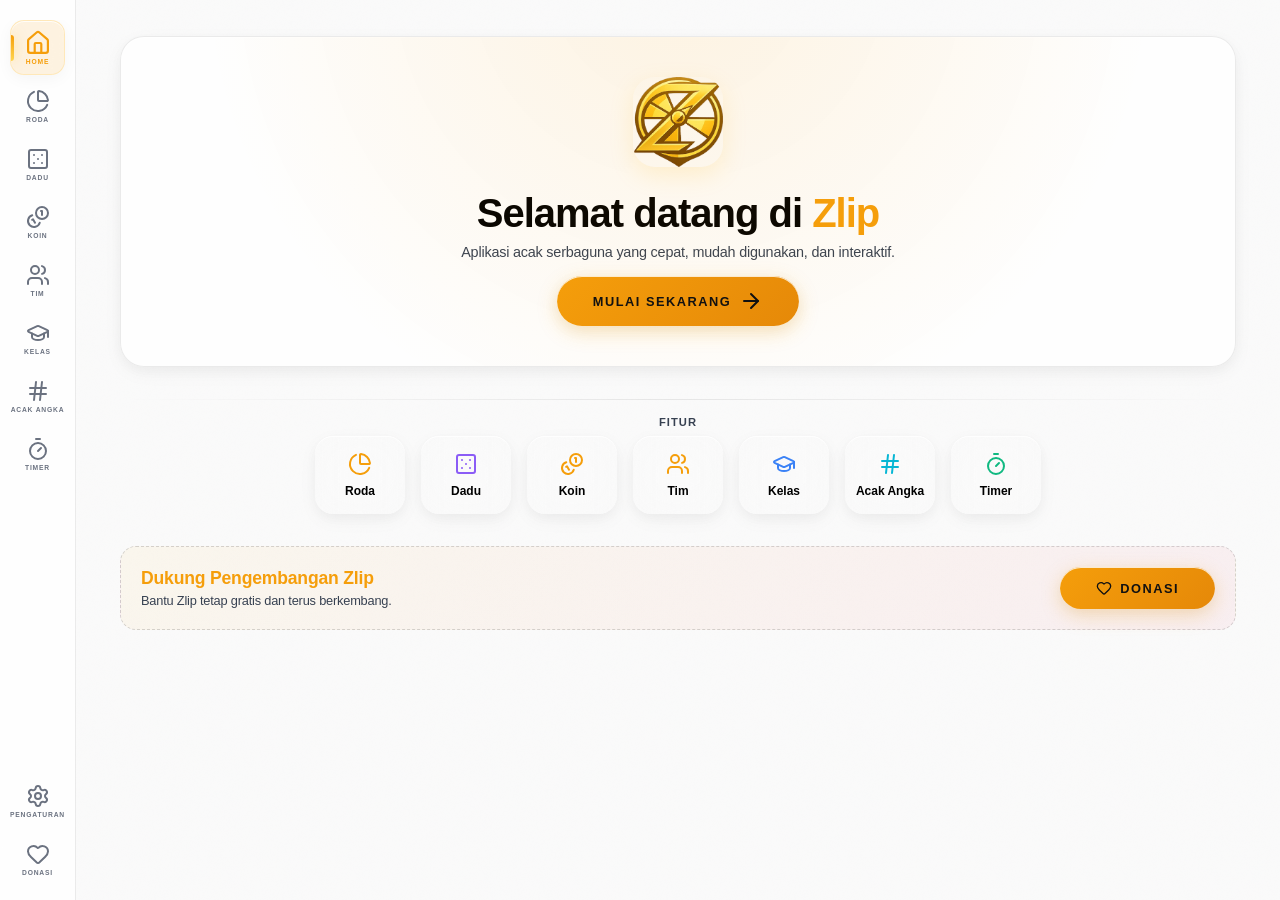
<file: index.html>
<!DOCTYPE html>
<html lang="id" data-theme="light">

<head>
  <meta charset="UTF-8">
  <meta name="viewport" content="width=device-width, initial-scale=1.0">
  <meta name="description"
    content="Zlip adalah aplikasi randomizer umum dan alat bantu kelas untuk roda acak, dadu, koin, pembagi tim, acak angka, timer, dan aktivitas pembelajaran.">
  
  <!-- Open Graph / Social Media -->
  <meta property="og:title" content="Zlip — Multi Randomizer">
  <meta property="og:description" content="Zlip adalah aplikasi randomizer umum dan alat bantu kelas untuk roda acak, dadu, koin, pembagi tim, acak angka, timer, dan aktivitas pembelajaran.">
  <meta property="og:image" content="https://zarkasih081.github.io/Zlip/assets/icons/icon-512.png">
  <meta property="og:url" content="https://zarkasih081.github.io/Zlip/">
  <meta property="og:type" content="website">
  
  <!-- Twitter Cards -->
  <meta name="twitter:card" content="summary_large_image">
  <meta name="twitter:title" content="Zlip — Multi Randomizer">
  <meta name="twitter:description" content="Zlip adalah aplikasi randomizer umum dan alat bantu kelas untuk roda acak, dadu, koin, pembagi tim, acak angka, timer, dan aktivitas pembelajaran.">
  <meta name="twitter:image" content="https://zarkasih081.github.io/Zlip/assets/icons/icon-512.png">
  
  <!-- PWA Setup -->
  <link rel="manifest" href="manifest.json">
  <meta name="theme-color" content="#FFB300">
  <meta name="mobile-web-app-capable" content="yes">
  <meta name="apple-mobile-web-app-capable" content="yes">
  
  <!-- Icons -->
  <link rel="icon" href="assets/icons/favicon.ico">
  <link rel="apple-touch-icon" href="assets/icons/icon-192.png">

  <!-- Fonts -->
  <link rel="stylesheet" href="css/fonts.css">

  <title>Zlip — Multi Randomizer</title>
  <link rel="stylesheet" href="css/base.css">
  <link rel="stylesheet" href="css/layout.css">
  <link rel="stylesheet" href="css/components.css">
  <link rel="stylesheet" href="css/games.css">
  <link rel="stylesheet" href="css/responsive.css">
  
  <script src="js/vendor/lucide.min.js" defer></script>
</head>

<body>

  <!-- Screen Reader Announcer -->
  <div id="a11y-announcer" class="sr-only" aria-live="polite" aria-atomic="true"></div>

  <canvas id="ambientBg"></canvas>

  <!-- Gradient defs for timer -->
  <svg style="position:absolute;width:0;height:0">
    <defs>
      <linearGradient id="timerGrad" x1="0%" y1="0%" x2="100%" y2="0%">
        <stop offset="0%" stop-color="#FFB300" />
        <stop offset="100%" stop-color="#FFD54F" />
      </linearGradient>
    </defs>
  </svg>

  <div class="toast" id="toast"></div>

  <div class="app">

    <!-- ══════════════════════════════════════
     SIDEBAR / BOTTOM NAVIGATION
══════════════════════════════════════ -->
    <aside class="sb">
      <nav class="sb-nav">
        <button class="sb-i on" data-page="home" onclick="go('home')" title="Beranda" data-i18n-title="nav_home">
          <i data-lucide="home" class="ic"></i><span data-i18n="nav_home">Home</span>
        </button>
        <button class="sb-i" data-page="sp" onclick="go('sp')" title="Roda Acak" data-i18n-title="nav_sp">
          <i data-lucide="pie-chart" class="ic"></i><span data-i18n="nav_sp">Roda</span>
        </button>
        <button class="sb-i" data-page="dc" onclick="go('dc')" title="Dadu" data-i18n-title="nav_dc">
          <i data-lucide="dice-5" class="ic"></i><span data-i18n="nav_dc">Dadu</span>
        </button>
        <button class="sb-i" data-page="cn" onclick="go('cn')" title="Koin" data-i18n-title="nav_cn">
          <i data-lucide="coins" class="ic"></i><span data-i18n="nav_cn">Koin</span>
        </button>
        <button class="sb-i" data-page="tg" onclick="go('tg')" title="Bagi Tim" data-i18n-title="nav_tg">
          <i data-lucide="users" class="ic"></i><span data-i18n="nav_tg">Tim</span>
        </button>
        
        <!-- Sisanya di Desktop, tapi disembunyikan di Mobile -->
        <button class="sb-i hide-mobile" data-page="class" onclick="go('class')" title="Menu Kelas" data-i18n-title="nav_class">
          <i data-lucide="graduation-cap" class="ic"></i><span data-i18n="nav_class">Kelas</span>
        </button>
        <button class="sb-i hide-mobile" data-page="num" onclick="go('num')" title="Acak Angka" data-i18n-title="nav_num">
          <i data-lucide="hash" class="ic"></i><span data-i18n="nav_num">Angka</span>
        </button>
        <button class="sb-i hide-mobile" data-page="tm" onclick="go('tm')" title="Timer" data-i18n-title="nav_tm">
          <i data-lucide="timer" class="ic"></i><span data-i18n="nav_tm">Timer</span>
        </button>
        <button class="sb-i hide-mobile" data-page="settings" onclick="go('settings')" title="Pengaturan" data-i18n-title="nav_set">
          <i data-lucide="settings" class="ic"></i><span data-i18n="nav_set">Atur</span>
        </button>
        <button class="sb-i hide-mobile" data-page="dn" onclick="go('dn')" title="Donasi" data-i18n-title="nav_dn">
          <i data-lucide="heart" class="ic"></i><span data-i18n="nav_dn">Donasi</span>
        </button>
        
        <!-- Tombol Menu (hanya di Mobile) -->
        <button class="sb-i show-mobile-only" onclick="toggleMobileMenu()" title="Menu">
          <i data-lucide="menu" class="ic"></i><span>Menu</span>
        </button>
      </nav>
    </aside>
    
    <!-- Drawer Menu Mobile -->
    <div id="mobileDrawer" class="mobile-drawer" aria-hidden="true" data-open="false" onclick="if(event.target === this) toggleMobileMenu()">
      <div class="mobile-drawer-content" onclick="event.stopPropagation()">
        <div class="drawer-pill"></div>
        <div style="display:flex;justify-content:space-between;align-items:center;margin-bottom:24px;">
          <h3 style="font-size:1.3rem;font-weight:900;color:var(--t1);letter-spacing:-0.5px;">Menu Lainnya</h3>
          <button aria-label="Tutup Menu" onclick="toggleMobileMenu()" style="background:var(--bg3);border:0;color:var(--t2);cursor:pointer;width:36px;height:36px;border-radius:18px;display:flex;align-items:center;justify-content:center;transition:background 0.2s;"><i data-lucide="x" style="width:20px;height:20px;"></i></button>
        </div>
        <div class="drawer-grid">
          <button class="drawer-i" onclick="go('class'); toggleMobileMenu()">
            <i data-lucide="graduation-cap"></i> <span data-i18n="nav_class">Kelas</span>
          </button>
          <button class="drawer-i" onclick="go('num'); toggleMobileMenu()">
            <i data-lucide="hash"></i> <span data-i18n="nav_num">Acak Angka</span>
          </button>
          <button class="drawer-i" onclick="go('tm'); toggleMobileMenu()">
            <i data-lucide="timer"></i> <span data-i18n="nav_tm">Timer</span>
          </button>
          <button class="drawer-i" onclick="go('settings'); toggleMobileMenu()">
            <i data-lucide="settings"></i> <span data-i18n="nav_set">Atur</span>
          </button>
          <button class="drawer-i" onclick="go('dn'); toggleMobileMenu()">
            <i data-lucide="heart"></i> <span data-i18n="nav_dn">Donasi</span>
          </button>
        </div>
      </div>
    </div>

    <!-- ══════════════════════════════════════
     MAIN CONTENT
══════════════════════════════════════ -->
    <main class="mn">

      <div id="p-home" class="pn on">
        <div class="home-hero">
          <img src="assets/images/logo.webp" alt="Zlip Logo" class="home-logo-img">
          <h1 data-i18n="home_title">Selamat datang di <span>Zlip</span></h1>
          <p data-i18n="home_desc">Aplikasi acak serbaguna yang cepat, mudah digunakan, dan interaktif.</p>
          <button class="btn btn-g" onclick="go('sp')" style="margin-top:16px">
            <span data-i18n="home_start">Mulai Sekarang</span> <i data-lucide="arrow-right"></i>
          </button>
        </div>

        <div class="sep"></div>

        <div class="lbl" style="text-align: center;" data-i18n="home_features">Fitur</div>
        <div class="home-fav-grid" id="homeFavorites">
          <!-- Populated by JS -->
        </div>

        <!-- Donation Card (Home) -->
        <div class="home-dn-card">
          <div>
            <h3 style="font-size:1.1rem;font-weight:800;color:var(--acc);margin-bottom:4px;" data-i18n="dn_home_title">Dukung Pengembangan Zlip</h3>
            <p style="font-size:0.8rem;color:var(--t2);" data-i18n="dn_home_desc">Bantu Zlip tetap gratis dan terus berkembang.</p>
          </div>
          <button class="btn btn-g" onclick="go('dn')">
            <i data-lucide="heart" style="width:16px;height:16px"></i> <span data-i18n="dn_home_btn">Donasi</span>
          </button>
        </div>
      </div>

      <!-- ── 1. SPINNER ── -->
      <div id="p-sp" class="pn">
        <div class="hd">
          <h1 data-i18n="sp_title"><i data-lucide="pie-chart"></i> <span>Roda</span> Acak</h1>
          <p data-i18n="sp_desc">Tarik rodanya secara langsung (drag) atau cukup tekan tombol putar!</p>
        </div>
        <div class="sp-lay">
          <div class="sp-c">
            <div class="sp-wrap">
              <div class="sp-ptr">▼</div>
              <canvas id="spCv" width="320" height="320"></canvas>
            </div>
            <div class="sp-action-row">
              <button class="btn btn-g" id="spBtn" onclick="spin()"><span data-i18n="sp_spin_btn"><i data-lucide="zap" style="width:18px"></i> Putar</span></button>
              <button class="btn btn-sm sp-toggle-btn" id="elimToggle" onclick="toggleElimMode()"><span id="elimToggleText" data-i18n="sp_elim_off"><i data-lucide="minus-circle" style="width:16px"></i> Eliminasi: Nonaktif</span></button>
              <button class="btn btn-sm sp-toggle-btn" id="noRepToggle" onclick="toggleNoRepMode()"><span id="noRepToggleText" data-i18n="sp_no_rep_off"><i data-lucide="ban" style="width:16px"></i> Tanpa Pengulangan: Nonaktif</span></button>
            </div>
            <div class="rc" id="spR"><span data-i18n="sp_ready">Siap diputar!</span></div>
          </div>
          <div class="sp-side card">
            <!-- Presets -->
            <div class="lbl" data-i18n="sp_preset_lbl">Preset Cepat</div>
            <div class="sp-preset-row">
              <button class="sp-preset-btn" onclick="loadSpPreset('food')"><span data-i18n="sp_pre_food"><i data-lucide="pizza" style="width:14px; margin-right:4px"></i> Makanan</span></button>
              <button class="sp-preset-btn" onclick="loadSpPreset('yesno')"><span data-i18n="sp_pre_yesno"><i data-lucide="check-circle-2" style="width:14px; margin-right:4px"></i> Ya/Tidak</span></button>
              <button class="sp-preset-btn" onclick="loadSpPreset('number')"><span data-i18n="sp_pre_num"><i data-lucide="hash" style="width:14px; margin-right:4px"></i> 1-10</span></button>
              <button class="sp-preset-btn" onclick="loadSpPreset('color')"><span data-i18n="sp_pre_color"><i data-lucide="palette" style="width:14px; margin-right:4px"></i> Warna</span></button>
              <button class="sp-preset-btn" onclick="loadSpPreset('day')"><span data-i18n="sp_pre_day"><i data-lucide="calendar-days" style="width:14px; margin-right:4px"></i> Hari</span></button>
            </div>
            <div class="sep"></div>
            <!-- Saved Wheels -->
            <div class="sp-panel-head">
              <div class="lbl" data-i18n="sp_saved_lbl">Roda Tersimpan</div>
              <button class="sp-stat-reset sp-save-btn" onclick="saveSpWheel()"><i data-lucide="save" style="width:12px;height:12px"></i> <span data-i18n="sp_save_current">Simpan Roda Saat Ini</span></button>
            </div>
            <div id="spSavedWheels" class="sp-saved-wheels">
              <span class="sp-saved-empty" data-i18n="sp_saved_empty">Belum ada roda yang disimpan.</span>
            </div>
            <div class="sep"></div>
            <!-- Item Editor -->
            <div class="sp-panel-head">
              <div class="lbl" data-i18n="sp_item_lbl">Daftar Item</div>
              <button class="sp-stat-reset sp-share-btn" onclick="shareSpUrl()" title="Salin URL Roda" data-i18n-title="sp_share_title"><i data-lucide="share-2" style="width:14px;height:14px"></i> <span data-i18n="sp_share">Bagikan</span></button>
            </div>
            <div class="sp-editor">
              <div id="spList" class="sp-list"></div>
              <div class="sp-add-row">
                <input type="text" id="spNewInp" class="inp" placeholder="Tambah item..." data-i18n-placeholder="sp_inp_add" onkeydown="if(event.key==='Enter') addSpItem()" onpaste="handleSpPaste(event)">
                <button aria-label="Tambah item" class="btn btn-g" onclick="addSpItem()" style="padding: 10px; width: 42px;"><i data-lucide="plus"></i></button>
              </div>
            </div>
            <div class="sep"></div>
            <!-- Color Themes -->
            <div class="lbl" data-i18n="sp_color_lbl">Tema Warna</div>
            <div class="d-type-row" id="spColorRow" style="flex-wrap:wrap;gap:6px">
              <button class="d-type-btn on" onclick="setSpColor('default',this)">Default</button>
              <button class="d-type-btn" onclick="setSpColor('neon',this)">Neon</button>
              <button class="d-type-btn" onclick="setSpColor('gold',this)">Gold</button>
              <button class="d-type-btn" onclick="setSpColor('dark',this)">Dark</button>
            </div>
            <div class="sep"></div>
                        <!-- History -->
            <div style="display:flex;justify-content:space-between;align-items:center;margin-bottom:8px;">
              <div class="lbl" data-i18n="sp_hist_lbl" style="margin:0;">Riwayat</div>
              <button class="sp-stat-reset" onclick="clearSpHist()"><i data-lucide="rotate-ccw" style="width:12px;height:12px"></i> <span data-i18n="sp_reset">Reset</span></button>
            </div>
            <div class="sp-hist-wrap" id="spHist">
              <span style="color:var(--t3)">—</span>
            </div>
            <div class="sep"></div>
            <!-- Statistics -->
            <div style="display:flex;justify-content:space-between;align-items:center">
              <div class="lbl" style="margin:0" data-i18n="sp_stat_lbl">Statistik</div>
              <button class="sp-stat-reset" onclick="resetSpStats()"><i data-lucide="rotate-ccw" style="width:12px;height:12px"></i> <span data-i18n="sp_reset">Reset</span></button>
            </div>
            <div id="spStatsContainer" class="sp-stats-container"></div>
          </div>
        </div>
      </div>

      <!-- ── 2. DADU ── -->
      <div id="p-dc" class="pn">
        <div class="hd">
          <h1 data-i18n="dc_title"><i data-lucide="dice-5"></i> <span>Dadu</span> 3D</h1>
          <p data-i18n="dc_desc">Pilih jumlah dan jenis dadu, lalu lempar untuk mendapatkan hasil acak.</p>
        </div>
        <div class="sp-lay">
          <div class="sp-c">
            <!-- Dice Tray Arena -->
            <div class="d-tray" id="dS">
              <!-- Dadu 3D akan dimunculkan di sini -->
            </div>
            
            <button class="btn btn-r" id="dB" onclick="roll()"><span data-i18n="dc_btn"><i data-lucide="dices" style="width:18px"></i> Lempar Dadu</span></button>
            <div class="rc" id="dR" style="min-height:70px;display:flex;align-items:center;justify-content:center;padding:12px;text-align:center;">
              <span data-i18n="dc_ready"><span data-i18n="cn_ready">Tekan Lempar</span></span>
            </div>
          </div>
          
          <div class="sp-side card">
            <!-- Dice Configuration -->
            <div class="lbl" data-i18n="dc_stg_lbl">Pengaturan Dadu</div>
            <div class="d-stg-row">
              <span class="d-stg-lbl" data-i18n="dc_qty">Jumlah:</span>
              <div class="d-stepper">
                <button class="d-cnt-btn" onclick="adjDice(-1)">−</button>
                <div class="d-cnt" id="dCount">2</div>
                <button class="d-cnt-btn" onclick="adjDice(1)">+</button>
              </div>
            </div>
            
            <div class="d-stg-row" style="margin-top:10px;">
              <span class="d-stg-lbl">Tema:</span>
              <div class="d-type-row" id="diceThemeRow" style="flex-wrap:wrap;gap:6px">
                <button class="d-type-btn on" onclick="setDTheme('default',this)"><i data-lucide="box" style="width:14px; margin-right:4px;"></i> Standard</button>
                <button class="d-type-btn" onclick="setDTheme('gold',this)"><i data-lucide="sparkles" style="color:#FFB300; width:14px; margin-right:4px;"></i> Gold</button>
                <button class="d-type-btn" onclick="setDTheme('neon',this)"><i data-lucide="zap" style="color:#ff006e; width:14px; margin-right:4px;"></i> Neon</button>
                <button class="d-type-btn" onclick="setDTheme('dark',this)"><i data-lucide="moon" style="color:#666; width:14px; margin-right:4px;"></i> Dark</button>
              </div>
            </div>
            
            <div class="d-stg-row" style="margin-top:10px;">
              <span class="d-stg-lbl" data-i18n="dc_type">Jenis:</span>
              <div class="d-type-row" id="diceTypeRow" style="flex-wrap:wrap;gap:6px">
                <button class="d-type-btn on" onclick="setDType(6,this)">D6</button>
                <button class="d-type-btn" onclick="setDType(4,this)">D4</button>
                <button class="d-type-btn" onclick="setDType(8,this)">D8</button>
                <button class="d-type-btn" onclick="setDType(10,this)">D10</button>
                <button class="d-type-btn" onclick="setDType(12,this)">D12</button>
                <button class="d-type-btn" onclick="setDType(20,this)">D20</button>
                
              </div>
            </div>
            
            <div class="sep"></div>
            
            
            
            
            
                        <!-- History -->
            <div style="display:flex;justify-content:space-between;align-items:center;margin-bottom:8px;">
              <div class="lbl" data-i18n="sp_hist_lbl" style="margin:0;">Riwayat</div>
              <button class="sp-stat-reset" onclick="clearDHist()"><i data-lucide="rotate-ccw" style="width:12px;height:12px"></i> <span data-i18n="sp_reset">Reset</span></button>
            </div>
            <div class="sp-hist-wrap" id="dHist">
              <span style="color:var(--t3)">—</span>
            </div>
            
            <div class="sep"></div>
            
            <!-- Statistics -->
            <div style="display:flex;justify-content:space-between;align-items:center">
              <div class="lbl" style="margin:0" data-i18n="sp_stat_lbl">Statistik</div>
              <button class="sp-stat-reset" onclick="resetDiceStats()"><i data-lucide="rotate-ccw" style="width:12px;height:12px"></i> <span data-i18n="sp_reset">Reset</span></button>
            </div>
            <div id="dStatsContainer" class="sp-stats-container"></div>
          </div>
        </div>
      </div>

      <!-- ── 3. KOIN ── -->
      <div id="p-cn" class="pn">
        <div class="hd">
          <h1 data-i18n="cn_title"><i data-lucide="coins"></i> <span>Koin</span> 3D</h1>
          <p data-i18n="cn_desc">Lempar hingga 10 koin sekaligus dengan efek fisika 3D yang nyata!</p>
        </div>
        <div class="sp-lay">
          <div class="sp-c">
            <!-- Coin Tray Arena -->
            <div class="d-tray" id="cS">
              <!-- Koin 3D akan dimunculkan di sini -->
            </div>
            
            <button class="btn btn-p" id="cB" onclick="flipCoin()"><span data-i18n="cn_btn"><i data-lucide="circle-dot" style="width:18px"></i> Lempar Koin</span></button>
            <div class="rc" id="cR" style="min-height:70px;display:flex;align-items:center;justify-content:center;padding:12px;text-align:center;">
              <span data-i18n="dc_ready"><span data-i18n="cn_ready">Tekan Lempar</span></span>
            </div>
          </div>
          
          <div class="sp-side card">
            <!-- Coin Configuration -->
            <div class="lbl" data-i18n="cn_stg_lbl">Pengaturan Koin</div>
            <div class="d-stg-row">
              <span class="d-stg-lbl" data-i18n="dc_qty">Jumlah:</span>
              <div class="d-stepper">
                <button class="d-cnt-btn" onclick="adjCoinCount(-1)">−</button>
                <div class="d-cnt" id="cCount">1</div>
                <button class="d-cnt-btn" onclick="adjCoinCount(1)">+</button>
              </div>
            </div>
            

            <div class="d-stg-row" style="margin-top:12px;">
              <span class="d-stg-lbl" data-i18n="cn_theme_lbl">Tema:</span>
              <div class="d-type-row" style="flex:1">
                <button class="d-type-btn on" onclick="setCoinTheme('gold',this)"><i data-lucide="sparkles" style="color:#FFB300; width:14px; margin-right:4px;"></i> <span data-i18n="cn_th_gold">Emas</span></button>
                <button class="d-type-btn" onclick="setCoinTheme('silver',this)"><i data-lucide="award" style="color:#CBD5E1; width:14px; margin-right:4px;"></i> <span data-i18n="cn_th_silver">Perak</span></button>
                <button class="d-type-btn" onclick="setCoinTheme('bronze',this)"><i data-lucide="medal" style="color:#EA580C; width:14px; margin-right:4px;"></i> <span data-i18n="cn_th_bronze">Perunggu</span></button>
              </div>
            </div>
            
            <label class="pw-toggle-lbl" style="margin-top:12px;">
              <input type="checkbox" id="cLightToggle" onchange="toggleCoinLightMode()">
              <span class="pw-toggle-btn"><i data-lucide="check" style="width:14px;height:14px;"></i></span>
              <span data-i18n="cn_light_mode">Mode Ringan (Tanpa 3D)</span>
            </label>
            
            <div class="sep"></div>
            
            <!-- Overall Stats -->
            <div class="lbl" data-i18n="cn_stat_lbl">Statistik (Hanya Sesi Ini)</div>
            <div class="sp-stats-container" style="margin-top:0">
              <div class="sp-stat-row">
                <div class="sp-stat-name" data-i18n="cn_head">Gambar</div>
                <div class="sp-stat-bar-wrap">
                  <div class="sp-stat-bar" id="cStatHBar" style="width:0%;background:var(--acc)"></div>
                </div>
                <div class="sp-stat-count" id="cStatH">0</div>
              </div>
              <div class="sp-stat-row">
                <div class="sp-stat-name" data-i18n="cn_tail">Angka</div>
                <div class="sp-stat-bar-wrap">
                  <div class="sp-stat-bar" id="cStatTBar" style="width:0%;background:var(--rose)"></div>
                </div>
                <div class="sp-stat-count" id="cStatT">0</div>
              </div>
              <div style="display:flex;justify-content:flex-end;margin-top:4px">
                <button class="sp-stat-reset" onclick="resetCoinStats()"><i data-lucide="rotate-ccw" style="width:12px"></i> <span data-i18n="sp_reset">Reset</span></button>
              </div>
            </div>

            <div class="sep"></div>
            
                        <!-- History -->
            <div style="display:flex;justify-content:space-between;align-items:center;margin-bottom:8px;">
              <div class="lbl" data-i18n="cn_hist_lbl" style="margin:0;">Riwayat Koin</div>
              <button class="sp-stat-reset" onclick="clearCHist()"><i data-lucide="rotate-ccw" style="width:12px;height:12px"></i> <span data-i18n="sp_reset">Reset</span></button>
            </div>
            <div class="sp-hist-wrap" id="cHist" style="max-height:150px;overflow-y:auto;align-items:flex-start;align-content:flex-start">
              <span style="color:var(--t3)">—</span>
            </div>
          </div>
        </div>
      </div>

      <!-- ── 4. TEAM / BAGI TIM ── -->
      <div id="p-tg" class="pn">
        <div class="hd">
          <h1 data-i18n="tg_title"><i data-lucide="users"></i> <span>Pembagi</span> Tim</h1>
          <p data-i18n="tg_desc">Bagi daftar nama menjadi beberapa kelompok secara acak dan adil.</p>
        </div>
        <div class="sp-lay">
          <div class="sp-c">
            <div style="display:flex; justify-content:space-between; align-items:center; margin-bottom:16px;">
              <div class="lbl" style="margin:0;" data-i18n="tg_res_lbl">Hasil Pembagian Tim</div>
              <button class="btn btn-sm" id="btnCopyTeams" onclick="copyTeams()" style="display:none; background:var(--glass); color:var(--t1); border:1px solid var(--glass-border);">
                <i data-lucide="copy" style="width:14px;height:14px;"></i> <span data-i18n="tg_btn_copy">Salin Semua</span>
              </button>
            </div>
            
            <div class="rc" id="tgR" style="flex:1; align-content:flex-start;">
              <div style="text-align:center; padding:40px 20px; color:var(--t3);" data-i18n="tg_empty">
                Belum ada tim yang dibagikan. Masukkan nama dan klik "Bagi Tim".
              </div>
            </div>
          </div>
          
          <div class="sp-side card">
            <div class="lbl" data-i18n="tg_list_lbl">Daftar Nama</div>
            <textarea class="inp" id="tgI" spellcheck="false" data-i18n-placeholder="tg_inp" placeholder="Masukkan nama, pisahkan koma atau baris baru...&#10;Contoh: Andi, Siti, Budi, Ayu" style="min-height:120px; margin-bottom:12px; resize:vertical; font-family:'JetBrains Mono', monospace; font-size:0.9rem;"></textarea>

            <div class="d-stg-row" style="margin-bottom:12px;">
              <span class="d-stg-lbl" style="min-width:90px;" data-i18n="tg_qty">Jumlah Tim:</span>
              <input class="inp" type="number" id="tgCount" value="2" min="2" max="20" style="flex:1; text-align:center;">
            </div>

            <label class="pw-toggle-lbl" style="margin-bottom:12px;">
              <input type="checkbox" id="tgRemoveDup">
              <span class="pw-toggle-btn"><i data-lucide="check" style="width:14px;height:14px;"></i></span>
              <span data-i18n="tg_rem_dup">Hapus nama duplikat</span>
            </label>

            <div class="sep"></div>

            <div class="lbl" data-i18n="tg_task_lbl">Pembagian Tugas (Opsional)</div>
            <textarea class="inp" id="tgTasks" spellcheck="false" oninput="if(typeof refreshTeamTaskActions==='function') refreshTeamTaskActions()"
              data-i18n-placeholder="tg_task_inp" placeholder="Masukkan tugas, pisahkan koma atau baris baru...&#10;Contoh: Leader, Dokumentasi, Presentasi, Timekeeper" style="min-height:80px; margin-bottom:12px; resize:vertical; font-family:'JetBrains Mono', monospace; font-size:0.8rem;"></textarea>

            <div class="d-stg-row" style="margin-bottom:12px;">
              <span class="d-stg-lbl" style="min-width:90px;" data-i18n="tg_task_mode">Mode Tugas:</span>
              <select class="inp" id="tgTaskMode" style="flex:1; cursor:pointer;">
                <option value="person" data-i18n="tg_task_person">Per Orang</option>
                <option value="team" data-i18n="tg_task_team">Per Tim</option>
              </select>
            </div>

            <label class="pw-toggle-lbl" style="margin-bottom:12px;">
              <input type="checkbox" id="tgUniqueTasks">
              <span class="pw-toggle-btn"><i data-lucide="check" style="width:14px;height:14px;"></i></span>
              <span data-i18n="tg_task_unique">Jangan ulang tugas</span>
            </label>

            <button class="btn" id="btnShuffleTasks" onclick="shuffleTeamTasks()" style="display:none; width:100%; margin-bottom:10px; background:var(--glass); color:var(--t1); border:1px solid var(--bdr);">
              <i data-lucide="shuffle" style="width:16px; height:16px;"></i> <span data-i18n="tg_task_shuffle">Acak Ulang Tugas</span>
            </button>
            
            <button class="btn btn-g" onclick="genTeams()" style="width:100%;">
              <i data-lucide="users" style="width:16px; height:16px;"></i> <span data-i18n="tg_btn">Bagi Tim</span>
            </button>
          </div>
        </div>
      </div>

      <!-- ── ACAK ANGKA ── -->
      <div id="p-num" class="pn">
        <div class="hd">
          <h1 data-i18n="num_title"><i data-lucide="hash"></i> <span>Acak</span> Angka</h1>
          <p data-i18n="num_desc">Dapatkan nomor acak dalam rentang tertentu untuk berbagai keperluan.</p>
        </div>
        <div class="sp-lay">
          <div class="sp-c" style="width:100%; min-width:0;">
            <div class="d-tray" id="numStage" style="min-height:220px; margin-bottom:12px; position:relative; display:flex; flex-direction:column; align-items:center; justify-content:center; padding:20px; gap:16px;">
              <div id="numResult" style="font-size:4rem; font-weight:900; color:var(--acc); font-family:'JetBrains Mono', monospace; text-shadow:0 4px 16px rgba(255,179,0,0.3); text-align:center;">?</div>
              <div id="numList" style="display:flex; flex-wrap:wrap; gap:8px; justify-content:center; max-height:120px; overflow-y:auto; width:100%;"></div>
            </div>
            
            <div style="display:flex;gap:10px;justify-content:center;margin-bottom:16px;">
              <button class="btn btn-g" onclick="generateNumber()" id="btnNumGen" style="min-width:180px"><span data-i18n="num_btn"><i data-lucide="hash" style="width:18px"></i> Acak Angka</span></button>
              <button class="btn" id="btnNumCopy" onclick="copyNumResult()" style="display:none; background:var(--bg3); color:var(--t1); border:1px solid var(--bdr);" title="Salin Hasil">
                <i data-lucide="copy" style="width:18px"></i>
              </button>
            </div>
          </div>
          
          <div class="sp-side card" style="min-width:280px;">
            <div class="lbl" data-i18n="num_stg_lbl">Pengaturan Angka</div>
            
            <div class="d-stg-row" style="margin-bottom:12px;">
              <span class="d-stg-lbl" style="min-width:90px;" data-i18n="num_min">Minimum:</span>
              <input class="inp" type="number" id="numMin" value="1" style="flex:1; text-align:center;">
            </div>
            <div class="d-stg-row" style="margin-bottom:12px;">
              <span class="d-stg-lbl" style="min-width:90px;" data-i18n="num_max">Maksimum:</span>
              <input class="inp" type="number" id="numMax" value="100" style="flex:1; text-align:center;">
            </div>
            <div class="d-stg-row" style="margin-bottom:12px;">
              <span class="d-stg-lbl" style="min-width:90px;" data-i18n="num_qty">Jumlah:</span>
              <input class="inp" type="number" id="numCount" value="1" min="1" max="100" style="flex:1; text-align:center;">
            </div>
            
            <label class="pw-toggle-lbl" style="margin-top:12px;">
              <input type="checkbox" id="numDuplicate" checked>
              <span class="pw-toggle-btn"><i data-lucide="check" style="width:14px;height:14px;"></i></span>
              <span data-i18n="num_dup">Boleh berulang</span>
            </label>
            
            <div class="sep"></div>
            
            <!-- History -->
            <div style="display:flex;justify-content:space-between;align-items:center;margin-bottom:8px;">
              <div class="lbl" data-i18n="num_hist_lbl" style="margin:0;">Riwayat</div>
              <button class="sp-stat-reset" onclick="clearNumHist()"><i data-lucide="rotate-ccw" style="width:12px;height:12px"></i> <span data-i18n="sp_reset">Reset</span></button>
            </div>
            <div class="sp-hist-wrap" id="numHist" style="max-height:150px;overflow-y:auto;align-items:flex-start;align-content:flex-start">
              <span style="color:var(--t3)">—</span>
            </div>
          </div>
        </div>
      </div>

      <!-- ── MENU KELAS ── -->
      <div id="p-class" class="pn">
        <div class="hd">
          <h1 data-i18n="cls_title"><i data-lucide="graduation-cap"></i> Menu <span>Kelas</span></h1>
          <p data-i18n="cls_desc">Kumpulan alat interaktif untuk membantu kegiatan belajar mengajar.</p>
        </div>
        
        <div class="cls-tab-bar">
          <button class="cls-tab-btn on" id="tab-cls-nama" data-tab="nama">Pilih Nama</button>
          <button class="cls-tab-btn" id="tab-cls-tanya" data-tab="tanya">Pertanyaan</button>
          <button class="cls-tab-btn" id="tab-cls-flash" data-tab="flash">Flashcard</button>
          <button class="cls-tab-btn" id="tab-cls-act" data-tab="act">Aktivitas</button>
          <button class="cls-tab-btn" id="tab-cls-peran" data-tab="peran">Acak Peran</button>
        </div>
        
        <div class="cls-grid">
          <!-- 1. Pilih Nama Acak -->
          <div class="card cls-card cls-content-section on" id="cls-sec-nama">
            <h3 class="cls-card-title" data-i18n="cls_nm_title"><i data-lucide="user-check"></i> Pilih Nama</h3>
            <p class="cls-card-desc" data-i18n="cls_nm_desc">Pilih satu atau beberapa siswa secara acak dari daftar kelas.</p>
            <textarea class="inp" id="clsNameInp" placeholder="Masukkan nama..." data-i18n-placeholder="cls_nm_inp" style="min-height:80px; margin-bottom:12px; resize:vertical;"></textarea>
            <div style="display:flex; justify-content:space-between; align-items:center; margin-bottom:4px;">
              <span class="d-stg-lbl" style="font-size:0.85rem;" data-i18n="cls_nm_qty">Jumlah:</span>
              <span id="clsNameTotal" style="font-size:0.75rem; color:var(--t3);">Total nama: 0</span>
            </div>
            <div class="d-stg-row" style="margin-bottom:12px;">
              <input class="inp" type="number" id="clsNameCount" value="1" min="1" max="50" style="width:100%; text-align:center;">
            </div>
            <label class="pw-toggle-lbl" style="margin-bottom:12px;">
              <input type="checkbox" id="clsNameRemove">
              <span class="pw-toggle-btn"><i data-lucide="check" style="width:14px;height:14px;"></i></span>
              <span data-i18n="cls_nm_rem">Hapus nama setelah terpilih</span>
            </label>
            <button class="btn btn-g" onclick="pickClassName()" style="width:100%; margin-bottom:16px;">
              <i data-lucide="check-circle" style="width:16px;"></i> <span data-i18n="cls_nm_btn">Pilih Nama</span>
            </button>
            <div class="cls-res-box" id="clsNameResult"></div>
            <button class="btn" id="clsNameCopyBtn" onclick="copyClassResult('clsNameResult', 'NAMA TERPILIH')" style="display:none; width:100%; margin-top:8px; font-size:0.8rem; background:var(--bg3); border:1px solid var(--bdr);">
              <i data-lucide="copy" style="width:14px;"></i> Salin Hasil
            </button>
          </div>
          
          <!-- 2. Pertanyaan Acak -->
          <div class="card cls-card cls-content-section" id="cls-sec-tanya" style="display:none;">
            <h3 class="cls-card-title" data-i18n="cls_q_title"><i data-lucide="help-circle"></i> Pertanyaan Acak</h3>
            <div style="display:flex; justify-content:space-between; align-items:flex-end; gap:6px; flex-wrap:wrap; margin-bottom:8px;">
              <p class="cls-card-desc" data-i18n="cls_q_desc" style="margin-bottom:0; flex:1;">Berikan pertanyaan secara acak untuk pemanasan atau review.</p>
              <div style="display:flex; gap:6px;">
                <button class="btn" style="padding:2px 8px; font-size:0.7rem; height:auto; background:var(--bg3);" onclick="loadSampleData('quest')"><i data-lucide="flask-conical" style="width:12px;"></i> Contoh</button>
                <button class="btn" style="padding:2px 8px; font-size:0.7rem; height:auto; background:var(--rose); color:white;" onclick="resetClassTab('tanya')"><i data-lucide="trash-2" style="width:12px;"></i> Reset</button>
              </div>
            </div>
            <textarea class="inp" id="clsQuestInp" placeholder="Masukkan daftar pertanyaan..." data-i18n-placeholder="cls_q_inp" style="min-height:100px; margin-bottom:12px; resize:vertical;"></textarea>
            <button class="btn btn-p" onclick="pickClassQuest()" style="width:100%; margin-bottom:16px;">
              <i data-lucide="message-circle-question" style="width:16px;"></i> <span data-i18n="cls_q_btn">Tampilkan Pertanyaan</span>
            </button>
            <div class="cls-res-box" id="clsQuestResult" style="font-size:1.1rem; border-color:var(--t4);"></div>
            <button class="btn" id="clsQuestCopyBtn" onclick="copyClassResult('clsQuestResult', 'PERTANYAAN ACAK')" style="display:none; width:100%; margin-top:8px; font-size:0.8rem; background:var(--bg3); border:1px solid var(--bdr);">
              <i data-lucide="copy" style="width:14px;"></i> Salin Hasil
            </button>
          </div>
          
          <!-- 3. Flashcard -->
          <div class="card cls-card cls-content-section" id="cls-sec-flash" style="display:none;">
            <h3 class="cls-card-title" data-i18n="cls_fc_title"><i data-lucide="layers"></i> Flashcard Acak</h3>
            <p class="cls-card-desc" data-i18n="cls_fc_desc">Format: Soal | Jawaban. Klik kartu untuk melihat jawaban.</p>
            <textarea class="inp" id="clsFlashInp" placeholder="Contoh:
Ibu kota Indonesia? | Jakarta
1 + 1 = ? | 2" data-i18n-placeholder="cls_fc_inp" style="min-height:80px; margin-bottom:12px; resize:vertical; font-family:monospace;"></textarea>
            <div id="clsFlashCount" style="font-size:0.75rem; color:var(--t3); margin-bottom:8px;">Total kartu: 0</div>
            <div class="cls-flashcard-wrap" onclick="flipClassFlash()" style="margin-top:16px;">
              <div class="cls-flashcard" id="clsFlashCard">
                <div class="cls-fc-face cls-fc-front">
                  <div class="cls-fc-badge" data-i18n="cls_fc_q">Soal</div>
                  <div id="clsFlashFront">---</div>
                  <div class="cls-fc-hint" data-i18n="cls_fc_hint">(Klik kartu untuk membalik)</div>
                </div>
                <div class="cls-fc-face cls-fc-back">
                  <div class="cls-fc-badge" style="background:var(--rose);" data-i18n="cls_fc_a">Jawaban</div>
                  <div id="clsFlashBack">---</div>
                </div>
              </div>
            </div>
            
            <div style="display:flex; gap:8px; margin-top:12px;">
              <button class="btn" onclick="prevClassFlash()" style="flex:1; font-size:0.9rem; background:var(--bg3); border:1px solid var(--bdr); color:var(--t1);">
                <i data-lucide="arrow-left" style="width:16px;"></i> Prev
              </button>
              <button class="btn" onclick="nextClassFlash(true)" style="flex:1; font-size:0.9rem; background:var(--bg3); border:1px solid var(--bdr); color:var(--t1);">
                Next <i data-lucide="arrow-right" style="width:16px;"></i>
              </button>
            </div>
            <div style="display:flex; gap:8px; margin-top:8px;">
              <button class="btn btn-r" onclick="nextClassFlash()" style="flex:1; font-size:0.9rem;">
                <i data-lucide="shuffle" style="width:16px;"></i> Acak Kartu
              </button>
              <button class="btn btn-p" onclick="flipClassFlash()" style="flex:1; font-size:0.9rem;">
                <i data-lucide="repeat" style="width:16px;"></i> Balik Kartu
              </button>
            </div>
          </div>
          
          <!-- 4. Acak Aktivitas -->
          <div class="card cls-card cls-content-section" id="cls-sec-act" style="display:none;">
            <h3 class="cls-card-title" data-i18n="cls_act_title"><i data-lucide="activity"></i> Acak Aktivitas</h3>
            <p class="cls-card-desc" data-i18n="cls_act_desc">Pilih kegiatan energizer atau ice breaking secara instan.</p>
            <textarea class="inp" id="clsActInp" placeholder="Menyanyi, Senam, Menggambar..." data-i18n-placeholder="cls_act_inp" style="min-height:100px; margin-bottom:12px; resize:vertical;"></textarea>
            <button class="btn" style="width:100%; margin-bottom:16px; background:var(--bg3); border:1px solid var(--bdr); color:var(--t1);" onclick="pickClassAct()">
              <i data-lucide="shuffle" style="width:16px;"></i> <span data-i18n="cls_act_btn">Pilih Aktivitas</span>
            </button>
            <div class="cls-res-box" id="clsActResult" style="text-align:center; font-weight:800; font-size:1.2rem; color:var(--acc);"></div>
          </div>
          
          <!-- 5. Acak Peran -->
          <div class="card cls-card cls-content-section" id="cls-sec-peran" style="display:none; grid-column: 1 / -1;">
            <h3 class="cls-card-title" data-i18n="cls_rl_title"><i data-lucide="theater"></i> Acak Peran</h3>
            <p class="cls-card-desc" data-i18n="cls_rl_desc">Pasangkan siswa dengan peran spesifik untuk simulasi atau proyek.</p>
            
            <div style="display:grid; grid-template-columns:1fr 1fr; gap:16px; margin-bottom:12px;">
              <div>
                <div class="lbl" style="font-size:0.8rem; margin-bottom:4px;" data-i18n="cls_rl_mem">Daftar Siswa</div>
                <textarea class="inp" id="clsRoleMemInp" style="min-height:100px;"></textarea>
              </div>
              <div>
                <div style="display:flex; justify-content:space-between; align-items:center; margin-bottom:4px;">
                  <span class="lbl" style="font-size:0.8rem; margin-bottom:0;" data-i18n="cls_rl_list">Daftar Peran</span>
                  <button class="btn" style="padding:2px 8px; font-size:0.7rem; height:auto; background:var(--bg3);" onclick="loadSampleData('role')"><i data-lucide="flask-conical" style="width:12px;"></i> Contoh</button>
                </div>
                <textarea class="inp" id="clsRoleListInp" placeholder="Dokter, Polisi, Guru..." data-i18n-placeholder="cls_rl_inp" style="min-height:100px;"></textarea>
              </div>
            </div>
            
            <button class="btn btn-g" onclick="assignClassRoles()" style="width:100%; margin-bottom:16px;">
              <i data-lucide="link" style="width:16px;"></i> <span data-i18n="cls_rl_btn">Pasangkan Peran</span>
            </button>
            
            <div id="clsRoleResult" style="display:flex; flex-wrap:wrap; gap:10px;"></div>
            <button class="btn" id="clsRoleCopyBtn" onclick="copyClassRoles()" style="display:none; width:100%; margin-top:8px; font-size:0.8rem; background:var(--bg3); border:1px solid var(--bdr);">
              <i data-lucide="copy" style="width:14px;"></i> Salin Hasil
            </button>
          </div>
          
        </div>
      </div>

      <!-- ── TIMER ── -->
      <div id="p-tm" class="pn">
        <div class="hd">
          <h1 data-i18n="tm_title"><i data-lucide="timer"></i> <span>Timer</span> Countdown</h1>
          <p data-i18n="tm_desc">Pasang waktu mundur dengan tampilan visual yang elegan.</p>
        </div>
        <div class="sp-lay">
          <div class="sp-c">
            <div class="tm-container">
              <svg class="tm-ring" viewBox="0 0 200 200">
                <circle class="tm-bg" cx="100" cy="100" r="90"></circle>
                <circle class="tm-prog" id="tmProg" cx="100" cy="100" r="90"></circle>
              </svg>
              <div class="tm-display" id="tmDisplay">00:00:00</div>
              <div class="tm-label" id="tmLabel" data-i18n="tm_ready">Siap</div>
            </div>
            
            <div class="tm-controls">
              <button class="btn btn-g tm-btn-play" id="tmStart" onclick="timerToggle()">
                <i data-lucide="play" style="width:24px;height:24px"></i>
              </button>
              <button class="btn btn-r tm-btn-stop" id="tmStopAlarm" onclick="timerReset()" style="display:none;">
                <i data-lucide="square" style="width:24px;height:24px"></i>
              </button>
              <button class="btn" onclick="timerReset()" style="background:var(--bg3); color:var(--t1); border:1px solid var(--bdr); border-radius:16px; padding:0 24px;">
                <i data-lucide="rotate-ccw" style="width:20px;"></i>
              </button>
            </div>
          </div>
          
          <div class="sp-side card">
            <div class="lbl" data-i18n="tm_stg_lbl">Pengaturan Timer</div>
            
            <div style="display:flex; gap:12px; margin-bottom:16px;">
              <div style="flex:1">
                <label style="font-size:0.8rem; color:var(--t2); margin-bottom:4px; display:block;" data-i18n="tm_h">Jam:</label>
                <input class="inp" type="number" id="tmH" value="0" min="0" max="99" style="text-align:center;">
              </div>
              <div style="flex:1">
                <label style="font-size:0.8rem; color:var(--t2); margin-bottom:4px; display:block;" data-i18n="tm_m">Menit:</label>
                <input class="inp" type="number" id="tmM" value="5" min="0" max="59" style="text-align:center;">
              </div>
              <div style="flex:1">
                <label style="font-size:0.8rem; color:var(--t2); margin-bottom:4px; display:block;" data-i18n="tm_s">Detik:</label>
                <input class="inp" type="number" id="tmS" value="0" min="0" max="59" style="text-align:center;">
              </div>
            </div>
            
            <div style="display:flex; justify-content:space-between; align-items:center; margin-bottom:16px;">
              <span class="lbl" style="margin:0; font-size:0.8rem; color:var(--t2);">Alarm Suara & Getar</span>
              <label class="pw-toggle-lbl" style="margin:0;">
                <input type="checkbox" id="tmSoundToggle" checked onchange="toggleTimerSound()"> Aktif
              </label>
            </div>
            
            <button class="btn btn-p" onclick="timerApply()" style="width:100%; margin-bottom:20px;">
              <span data-i18n="tm_apply">Terapkan & Reset</span>
            </button>
            
            <div class="sep"></div>
            
            <div class="lbl" data-i18n="tm_pre_lbl">Preset Cepat</div>
            <div style="display:grid; grid-template-columns:1fr 1fr; gap:8px;">
              <button class="btn" style="background:var(--bg3); color:var(--t1); border:1px solid var(--bdr);" onclick="setTimer(0,1,0)"><span data-i18n="tm_1m">1 Menit</span></button>
              <button class="btn" style="background:var(--bg3); color:var(--t1); border:1px solid var(--bdr);" onclick="setTimer(0,3,0)"><span data-i18n="tm_3m">3 Menit</span></button>
              <button class="btn" style="background:var(--bg3); color:var(--t1); border:1px solid var(--bdr);" onclick="setTimer(0,5,0)"><span data-i18n="tm_5m">5 Menit</span></button>
              <button class="btn" style="background:var(--bg3); color:var(--t1); border:1px solid var(--bdr);" onclick="setTimer(0,10,0)"><span data-i18n="tm_10m">10 Menit</span></button>
              <button class="btn" style="background:var(--bg3); color:var(--t1); border:1px solid var(--bdr);" onclick="setTimer(0,30,0)"><span data-i18n="tm_30m">30 Menit</span></button>
              <button class="btn" style="background:var(--bg3); color:var(--t1); border:1px solid var(--bdr);" onclick="setTimer(1,0,0)"><span data-i18n="tm_1h">1 Jam</span></button>
            </div>
          </div>
        </div>
      </div>

      <!-- ── 9. DONATION ── -->
      <div id="p-dn" class="pn">
        <div class="hd" style="text-align: center; margin-bottom: 20px;">
          <h1 data-i18n="dn_title"><i data-lucide="heart" style="color:var(--rose)"></i> <span>Dukung Zlip</span></h1>
          <p data-i18n="dn_desc" style="max-width: 500px; margin: 8px auto 0;">Jika Zlip membantu aktivitasmu, kamu bisa mendukung pengembangan aplikasi ini agar tetap gratis dan terus diperbarui.</p>
        </div>
        <div class="dn-card">
          <i data-lucide="heart" style="width:48px;height:48px"></i>
          
          <div class="dn-nominal-row">
            <button class="dn-nominal-btn" onclick="setNominal(5000, this)">Rp5.000</button>
            <button class="dn-nominal-btn on" onclick="setNominal(10000, this)">Rp10.000</button>
            <button class="dn-nominal-btn" onclick="setNominal(25000, this)">Rp25.000</button>
            <button class="dn-nominal-btn" onclick="setNominal(50000, this)">Rp50.000</button>
          </div>
          <div style="font-size:0.8rem; color:var(--t3); margin-top:12px; text-align:center;" data-i18n="dn_nom_info">*(Pilihan nominal hanya sebagai referensi, Anda perlu memasukkannya secara manual di halaman Saweria)*</div>
          
          <div class="qris-placeholder" style="margin-top:24px; padding:20px; background:var(--bg3); border:2px dashed var(--bdr); border-radius:12px; text-align:center;">
            <i data-lucide="qr-code" style="width:48px; height:48px; color:var(--t3); margin-bottom:8px;"></i>
            <div style="font-weight:600; color:var(--t2);" data-i18n="dn_qris_title">Scan QRIS</div>
            <div style="font-size:0.8rem; color:var(--t3);" data-i18n="dn_qris_desc">Gunakan aplikasi M-Banking atau E-Wallet<br>untuk melakukan scan (Segera Hadir)</div>
          </div>
          
          <div style="display:flex; flex-direction:column; gap:12px; margin-top:24px;">
            <button class="btn btn-g" onclick="openDonation()" style="width:100%; justify-content:center; padding:16px;">
              <span data-i18n="dn_btn_support">Dukung Sekarang</span> <i data-lucide="arrow-right" style="width:18px;"></i>
            </button>
            <button class="btn" onclick="copyDonationLink()" style="width:100%; justify-content:center; background:transparent; border:1px solid var(--glass-border); color:var(--t2);">
              <i data-lucide="copy" style="width:16px;"></i> <span data-i18n="dn_btn_copy">Salin Link Donasi</span>
            </button>
          </div>
        </div>
      </div>

      <!-- ── 10. SETTINGS / PENGATURAN ── -->
      <div id="p-settings" class="pn">
        <div class="hd">
          <h1 data-i18n="nav_set"><i data-lucide="settings"></i> <span>Pengaturan</span></h1>
          <p data-i18n="set_desc">Sesuaikan preferensi aplikasi Anda.</p>
        </div>

        <div class="card" style="margin-bottom:20px;display:flex;flex-direction:column;gap:20px">
          <div class="lbl" style="margin-bottom:0;" data-i18n="set_pref_lbl">Tampilan & Preferensi</div>

          <div style="display:flex; justify-content:space-between; align-items:center;">
            <div style="display:flex; align-items:center; gap:12px;">
              <div style="width:36px; height:36px; border-radius:10px; background:var(--bg3); display:flex; align-items:center; justify-content:center; color:var(--acc);">
                <i data-lucide="languages" style="width:18px;"></i>
              </div>
              <div>
                <div style="font-weight:700; color:var(--t1); font-size:0.9rem;" data-i18n="set_lang">Bahasa / Language</div>
                <div style="font-size:0.75rem; color:var(--t3);" data-i18n="set_lang_desc">Pilih bahasa utama aplikasi</div>
              </div>
            </div>
            <select class="inp" id="langSelect" onchange="changeLang(this.value)" style="width:auto; padding:6px 12px; cursor:pointer;">
              <option value="en">English (EN)</option>
              <option value="id">Indonesia (ID)</option>
            </select>
          </div>

          
          <div style="display:flex; justify-content:space-between; align-items:center;">
            <div style="display:flex; align-items:center; gap:12px;">
              <div style="width:36px; height:36px; border-radius:10px; background:var(--bg3); display:flex; align-items:center; justify-content:center; color:var(--acc);">
                <i data-lucide="moon" style="width:18px;"></i>
              </div>
              <div>
                <div style="font-weight:700; color:var(--t1); font-size:0.9rem;" data-i18n="set_dark">Tema Gelap</div>
                <div style="font-size:0.75rem; color:var(--t3);" data-i18n="set_dark_desc">Gunakan tema gelap agar lebih nyaman di mata</div>
              </div>
            </div>
            <label class="tg-switch">
              <input type="checkbox" id="settingThemeToggle" onchange="toggleTheme()">
              <span class="tg-slider"></span>
            </label>
          </div>
          
          <div style="display:flex; justify-content:space-between; align-items:center;">
            <div style="display:flex; align-items:center; gap:12px;">
              <div style="width:36px; height:36px; border-radius:10px; background:var(--bg3); display:flex; align-items:center; justify-content:center; color:var(--acc);">
                <i data-lucide="volume-2" style="width:18px;"></i>
              </div>
              <div>
                <div style="font-weight:700; color:var(--t1); font-size:0.9rem;" data-i18n="set_snd">Nonaktifkan Suara</div>
                <div style="font-size:0.75rem; color:var(--t3);" data-i18n="set_snd_desc">Matikan semua efek suara saat berinteraksi</div>
              </div>
            </div>
            <label class="tg-switch">
              <input type="checkbox" id="settingSoundToggle" onchange="toggleSound()">
              <span class="tg-slider"></span>
            </label>
          </div>
          
          <div style="display:flex; justify-content:space-between; align-items:center;">
            <div style="display:flex; align-items:center; gap:12px;">
              <div style="width:36px; height:36px; border-radius:10px; background:var(--bg3); display:flex; align-items:center; justify-content:center; color:var(--acc);">
                <i data-lucide="sparkles" style="width:18px;"></i>
              </div>
              <div>
                <div style="font-weight:700; color:var(--t1); font-size:0.9rem;" data-i18n="set_anim">Nonaktifkan Animasi</div>
                <div style="font-size:0.75rem; color:var(--t3);" data-i18n="set_anim_desc">Matikan efek visual untuk performa maksimal</div>
              </div>
            </div>
            <label class="tg-switch">
              <input type="checkbox" id="settingAnimToggle" onchange="toggleAnim()">
              <span class="tg-slider"></span>
            </label>
          </div>
        </div>

        <div class="card" id="pwaCard" style="display:none; margin-bottom:20px; flex-direction:column; gap:16px;">
          <div class="lbl" style="margin-bottom:0;" data-i18n="set_pwa_lbl">Aplikasi (PWA)</div>
          <div style="display:flex; justify-content:space-between; align-items:center;">
            <div style="display:flex; align-items:center; gap:12px;">
              <div style="width:36px; height:36px; border-radius:10px; background:var(--bg3); display:flex; align-items:center; justify-content:center; color:var(--acc);">
                <i data-lucide="smartphone" style="width:18px;"></i>
              </div>
              <div>
                <div style="font-weight:700; color:var(--t1); font-size:0.9rem;" data-i18n="set_pwa_install">Install Aplikasi</div>
                <div style="font-size:0.75rem; color:var(--t3);" data-i18n="set_pwa_desc">Tambahkan ke Layar Utama</div>
              </div>
            </div>
            <button class="btn btn-g" id="btnInstallPwa" style="padding:6px 16px;">
              <span data-i18n="set_pwa_btn">Install</span>
            </button>
          </div>
        </div>

        <div class="card" style="margin-bottom:20px;display:flex;flex-direction:column;gap:16px">
          <div class="lbl" data-i18n="set_data_lbl">Data & Penyimpanan</div>
          
          <button class="btn btn-g" onclick="exportData()">
            <i data-lucide="download"></i> <span data-i18n="set_btn_exp">Ekspor Data (JSON)</span>
          </button>
          
          <div style="display:flex;gap:10px">
            <input type="file" id="importFile" accept=".json" style="display:none" onchange="if(this.files[0]) importData(this.files[0])">
            <button class="btn btn-g" onclick="document.getElementById('importFile').click()" style="flex:1">
              <i data-lucide="upload"></i> <span data-i18n="set_btn_imp">Impor Data</span>
            </button>
            <button class="btn btn-g" onclick="resetAllData()" style="flex:1">
              <i data-lucide="trash-2"></i> <span data-i18n="set_btn_rst">Reset Semua</span>
            </button>
          </div>
        </div>
      </div>

    </main>
  </div>

  <!-- Win Modal for Spinner telah dihapus -->

  <!-- Confirm Modal -->
  <div id="confirmModal" class="modal-overlay" style="display: none;">
    <div class="win-card" style="padding:30px;min-width:300px;">
      <div style="display:flex; justify-content:center; margin-bottom:16px;"><i data-lucide="alert-triangle" style="width:48px; height:48px; color:var(--rose);"></i></div>
      <div class="win-name" id="confirmTitle" style="font-size:1.4rem;margin-bottom:12px;" data-i18n="mdl_conf_title">Konfirmasi</div>
      <div id="confirmMsg" style="color:var(--t2);margin-bottom:24px;font-size:0.9rem;line-height:1.4" data-i18n="mdl_conf_msg">Apakah Anda yakin?</div>
      <div style="display:flex;gap:10px;justify-content:center;">
        <button class="btn btn-r" id="confirmYesBtn" style="flex:1"><span data-i18n="mdl_yes">Ya, Lanjutkan</span></button>
        <button class="btn" style="background:var(--glass);color:var(--t1);border:1px solid var(--bdr);flex:1" onclick="closeConfirmModal()"><span data-i18n="mdl_cancel">Batal</span></button>
      </div>
    </div>
  </div>

  <canvas class="confetti" id="cfC"></canvas>
  
  <!-- Load Scripts modularly -->
    <script src="js/core/i18n.js"></script>
  <script src="js/core/storage.js"></script>
  <script src="js/core/audio.js"></script>
  <script src="js/ui/ui.js"></script>
  <script src="js/games/spinner.js"></script>
  <script src="js/games/dice.js"></script>
  <script src="js/games/coin.js"></script>
  <script src="js/tools/number.js"></script>
  <script src="js/games/class.js"></script>
  <script src="js/tools/timer.js"></script>
  <script src="js/ui/team.js"></script>
  <script src="js/ui/donation.js"></script>
  <script src="js/core/main.js"></script>

</body>
</html>
</file>
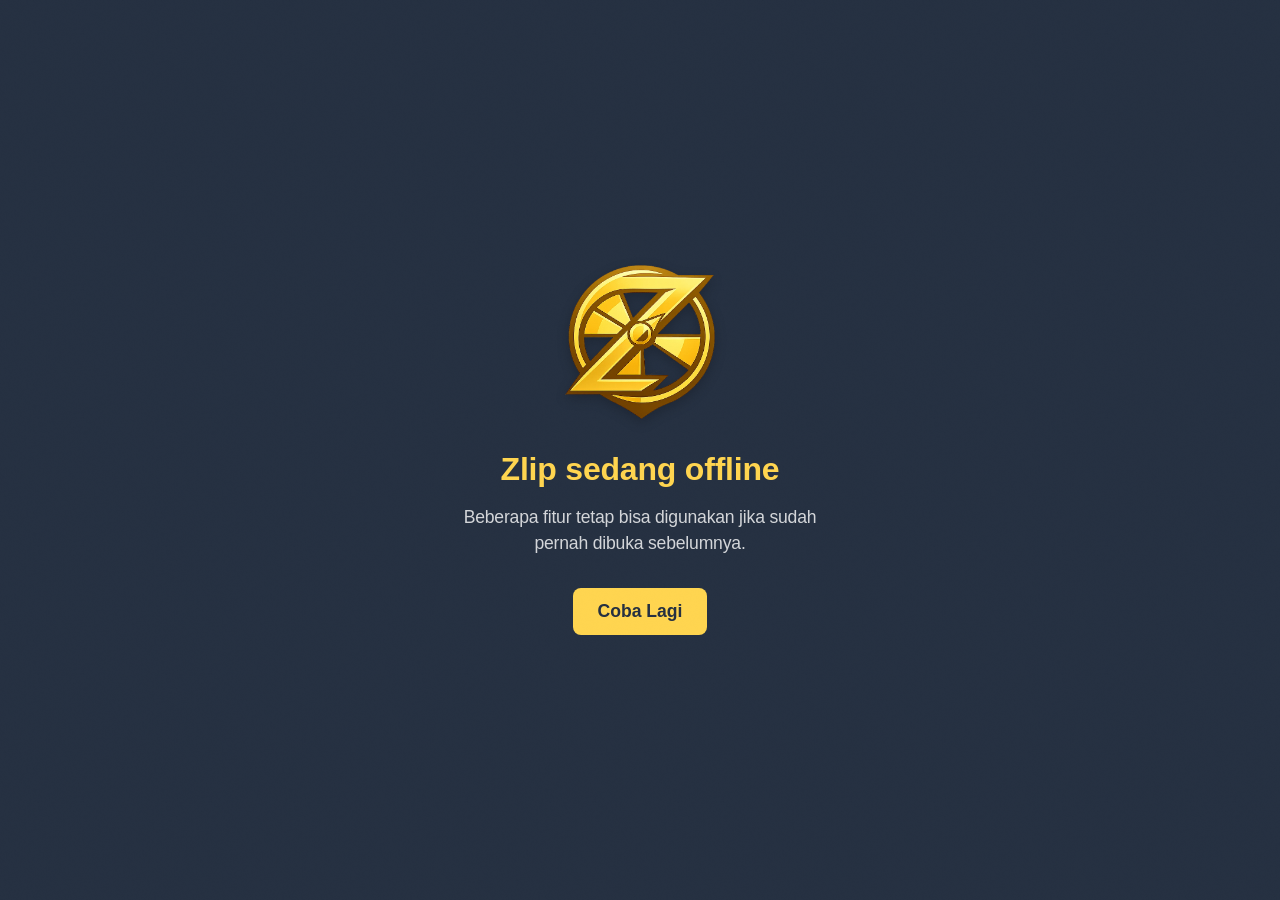
<file: offline.html>
<!DOCTYPE html>
<html lang="id" data-theme="dark">
<head>
  <meta charset="UTF-8">
  <meta name="viewport" content="width=device-width, initial-scale=1.0, maximum-scale=1.0, user-scalable=no">
  <title>Zlip Sedang Offline</title>
  <link rel="stylesheet" href="./css/base.css">
  <link rel="stylesheet" href="./css/layout.css">
  <link rel="manifest" href="./manifest.json">
  <meta name="theme-color" content="#FFB300">
  <style>
    .offline-container {
      display: flex;
      flex-direction: column;
      align-items: center;
      justify-content: center;
      min-height: 100vh;
      text-align: center;
      padding: 2rem;
      background-color: var(--bg);
      color: var(--t1);
    }
    .offline-logo {
      width: 150px;
      height: auto;
      margin-bottom: 2rem;
      filter: drop-shadow(0 4px 6px rgba(0,0,0,0.2));
    }
    .offline-title {
      font-size: 2rem;
      font-weight: bold;
      margin-bottom: 1rem;
      color: var(--acc);
    }
    .offline-desc {
      font-size: 1.1rem;
      margin-bottom: 2rem;
      opacity: 0.8;
      max-width: 400px;
      line-height: 1.5;
    }
    .offline-btn {
      padding: 0.8rem 1.5rem;
      font-size: 1.1rem;
      background-color: var(--acc);
      color: var(--bg);
      border: none;
      border-radius: 8px;
      cursor: pointer;
      font-weight: bold;
      transition: opacity 0.2s;
    }
    .offline-btn:hover {
      opacity: 0.9;
    }
  </style>
</head>
<body>
  <div class="offline-container">
    <img src="./assets/images/logo.webp" alt="Zlip Logo" class="offline-logo">
    <h1 class="offline-title">Zlip sedang offline</h1>
    <p class="offline-desc">Beberapa fitur tetap bisa digunakan jika sudah pernah dibuka sebelumnya.</p>
    <button class="offline-btn" onclick="window.location.reload()">Coba Lagi</button>
  </div>
</body>
</html>
</file>
<file: css/fonts.css>
@font-face {
  font-family: 'Plus Jakarta Sans';
  font-style: normal;
  font-weight: 400;
  font-display: swap;
  src: url('../assets/fonts/plus-jakarta-sans-regular.woff2') format('woff2');
}
@font-face {
  font-family: 'Plus Jakarta Sans';
  font-style: normal;
  font-weight: 500;
  font-display: swap;
  src: url('../assets/fonts/plus-jakarta-sans-medium.woff2') format('woff2');
}
@font-face {
  font-family: 'Plus Jakarta Sans';
  font-style: normal;
  font-weight: 600;
  font-display: swap;
  src: url('../assets/fonts/plus-jakarta-sans-semibold.woff2') format('woff2');
}
@font-face {
  font-family: 'Plus Jakarta Sans';
  font-style: normal;
  font-weight: 700;
  font-display: swap;
  src: url('../assets/fonts/plus-jakarta-sans-bold.woff2') format('woff2');
}
@font-face {
  font-family: 'Plus Jakarta Sans';
  font-style: normal;
  font-weight: 800;
  font-display: swap;
  src: url('../assets/fonts/plus-jakarta-sans-extrabold.woff2') format('woff2');
}
@font-face {
  font-family: 'Plus Jakarta Sans';
  font-style: normal;
  font-weight: 900;
  font-display: swap;
  src: url('../assets/fonts/plus-jakarta-sans-black.woff2') format('woff2');
}

@font-face {
  font-family: 'JetBrains Mono';
  font-style: normal;
  font-weight: 500;
  font-display: swap;
  src: url('../assets/fonts/jetbrains-mono-medium.woff2') format('woff2');
}
@font-face {
  font-family: 'JetBrains Mono';
  font-style: normal;
  font-weight: 700;
  font-display: swap;
  src: url('../assets/fonts/jetbrains-mono-bold.woff2') format('woff2');
}
@font-face {
  font-family: 'JetBrains Mono';
  font-style: normal;
  font-weight: 800;
  font-display: swap;
  src: url('../assets/fonts/jetbrains-mono-extrabold.woff2') format('woff2');
}
</file>
<file: css/base.css>
/* ══════════════════════════════════════════════════
   ZLIP — Core Design Tokens
   Konsep: Dark glass surfaces, prismatic accents,
   mathematical precision dengan sentuhan organic
══════════════════════════════════════════════════ */

/* ── DESIGN TOKENS ── */
:root {
  /* Background layers - Midnight Navy */
  --bg:   #253041;
  --bg2:  #2C3A4F;
  --bg3:  #2C3A4F;
  --bg4:  #313D4D;

  /* Glass surfaces */
  --glass:        rgba(49, 61, 77, 0.4);
  --glass-hover:  rgba(58, 70, 88, 0.6);
  --glass-border: rgba(255,255,255,0.06);
  --glass-hi:     rgba(255,255,255,0.1);

  /* Borders */
  --bdr:   rgba(255,255,255,0.06);
  --bdr-a: rgba(255,255,255,0.1);

  /* Text */
  --t1: #FFFFFF;
  --t2: #E5E7EB;
  --t3: #9CA3AF;
  --t4: #6B7280;

  /* Accent — Premium Gold Gradient */
  --acc:   #FFD54F;
  --acc2:  #FFB300;
  --acc-grad: linear-gradient(135deg, #FFD54F 0%, #FFB300 100%);
  --acc-r: rgba(255,213,79,0.15);
  --acc-s: rgba(255,213,79,0.12);
  --acc-glow: 0 4px 24px rgba(255,213,79,0.25);

  /* Semantic & Secondary */
  --violet: #8B5CF6;
  --cyan:   #3B82F6; /* Info */
  --rose:   #EF4444; /* Danger */
  --mint:   #22C55E; /* Success */
  --sky:    #3B82F6; /* Info */
  --ora:    #F59E0B; /* Warning */
  --warn:   #F59E0B; /* Alias for ora */

  --red: #EF4444;
  --grn: #22C55E;

  /* Geometry */
  --r:    18px;
  --r-sm: 12px;
  --r-xs: 8px;

  /* Shadows */
  --shadow: 0 12px 40px rgba(0,0,0,0.4);
  --shadow-sm: 0 6px 20px rgba(0,0,0,0.3);
  --inset-hi: inset 0 1px 0 rgba(255,255,255,0.08), 0 4px 16px rgba(0,0,0,0.15);
}

[data-theme="light"] {
  /* Background layers - Cleaner Light Theme */
  --bg:   #FAFAFA;
  --bg2:  #F3F4F6;
  --bg3:  #FFFFFF;
  --bg4:  #FFFFFF;

  /* Glass surfaces */
  --glass:        rgba(255,255,255,.8);
  --glass-hover:  rgba(255,255,255,1);
  --glass-border: rgba(0,0,0,.08);
  --glass-hi:     rgba(255,255,255,.9);

  /* Borders */
  --bdr:   rgba(0,0,0,.12);
  --bdr-a: rgba(0,0,0,.15);

  /* Text */
  --t1: #000000;
  --t2: #374151;
  --t3: #6b7280;
  --t4: #e5e7eb;

  /* Accent — Premium Gold Gradient */
  --acc:   #F59E0B;
  --acc2:  #D97706;
  --acc-grad: linear-gradient(135deg, #F59E0B 0%, #D97706 100%);
  --acc-r: rgba(245,158,11,0.15);
  --acc-s: rgba(245,158,11,0.12);
  --acc-glow: 0 2px 10px rgba(245,158,11,0.15);

  /* Semantic & Secondary */
  --violet: #8B5CF6;
  --cyan:   #06b6d4;
  --rose:   #f43f5e;
  --mint:   #10b981;
  --sky:    #3b82f6;
  --ora:    #F59E0B;

  --red: #f43f5e;
  --grn: #10b981;

  /* Shadows */
  --shadow: 0 12px 40px rgba(0,0,0,0.06);
  --shadow-sm: 0 6px 20px rgba(0,0,0,0.04);
  --inset-hi: inset 0 1px 0 rgba(255,255,255,0.8), 0 4px 16px rgba(0,0,0,0.04);
}

/* ── RESET ── */
*, *::before, *::after { margin:0; padding:0; box-sizing:border-box }
html { scroll-behavior:smooth }
body {
  font-family:'Plus Jakarta Sans', sans-serif;
  background: var(--bg);
  color: var(--t1);
  min-height: 100vh;
  overflow-x: hidden;
  transition: background .5s ease, color .5s ease;
  -webkit-font-smoothing: antialiased;
  letter-spacing: -0.2px;
}
input, button, textarea, select {
  font-family: inherit;
}

/* ── AMBIENT BG ── */
#ambientBg {
  position: fixed; inset: 0; z-index: 0;
  pointer-events: none; opacity: .5;
}
[data-theme="light"] #ambientBg { opacity: .22 }

/* ── NOISE TEXTURE OVERLAY ── */
body::before {
  content: '';
  position: fixed; inset: 0; z-index: 0; pointer-events: none;
  background-image: url("data:image/svg+xml,%3Csvg viewBox='0 0 256 256' xmlns='http://www.w3.org/2000/svg'%3E%3Cfilter id='n'%3E%3CfeTurbulence type='fractalNoise' baseFrequency='.9' numOctaves='4' stitchTiles='stitch'/%3E%3C/filter%3E%3Crect width='100%25' height='100%25' filter='url(%23n)' opacity='.035'/%3E%3C/svg%3E");
  background-size: 128px 128px;
  opacity: .4;
}
[data-theme="light"] body::before { opacity: .15 }

/* ── ACCESSIBILITY ── */
.sr-only {
  position: absolute;
  width: 1px;
  height: 1px;
  padding: 0;
  margin: -1px;
  overflow: hidden;
  clip: rect(0, 0, 0, 0);
  white-space: nowrap;
  border-width: 0;
}

/* ── ACCESSIBILITY (MOTION) ── */
@media (prefers-reduced-motion: reduce) {
  *, *::before, *::after {
    animation-duration: 0.01ms !important;
    animation-iteration-count: 1 !important;
    transition-duration: 0.01ms !important;
    scroll-behavior: auto !important;
  }
}
</file>
<file: css/layout.css>
/* ── LAYOUT ── */
.app { display: flex; min-height: 100vh; position: relative; z-index: 1 }

/* ══════════════════════════════════════
   SIDEBAR — Crystalline Rail
══════════════════════════════════════ */
.sb {
  width: 76px;
  background: var(--glass);
  backdrop-filter: blur(32px) saturate(1.6);
  -webkit-backdrop-filter: blur(32px) saturate(1.6);
  border-right: 1px solid var(--glass-border);
  display: flex; flex-direction: column; align-items: center;
  padding: 20px 0 14px;
  position: fixed; top: 0; left: 0; height: 100vh; z-index: 100;
  overflow-y: hidden; overflow-x: hidden;
}
.sb::-webkit-scrollbar { display: none }



/* Logo — Prismatic gem shape */
.sb-logo {
  width: 56px; height: 56px;
  background: linear-gradient(135deg, var(--acc) 0%, #FFD54F 60%, #F59E0B 100%);
  border-radius: 14px;
  display: flex; align-items: center; justify-content: center;
  font-family: inherit;
  font-size: 1rem; font-weight: 900; color: #0a0a06;
  margin-bottom: 22px; flex-shrink: 0; letter-spacing: -.5px;
  box-shadow: 0 4px 24px rgba(255,179,0,.35), var(--inset-hi);
  transition: transform .4s cubic-bezier(.34,1.56,.64,1), box-shadow .3s;
  position: relative; overflow: hidden;
}
.sb-logo::after {
  content: '';
  position: absolute; top: -50%; left: -50%; width: 200%; height: 200%;
  background: conic-gradient(transparent 30%, rgba(255,255,255,.25) 45%, transparent 60%);
  animation: shimmer 4s linear infinite;
}
@keyframes shimmer { to { transform: rotate(360deg) } }
.sb-logo:hover { transform: scale(1.1) rotate(-5deg); box-shadow: 0 8px 32px rgba(255,179,0,.5), var(--inset-hi) }

.sb-nav { display: flex; flex-direction: column; gap: 3px; width: 100%; padding: 0 10px; flex: 1; overflow-y: auto; overflow-x: hidden; }
.sb-nav::-webkit-scrollbar { display: none; }
.sb-nav > button[title="Pengaturan"],
.sb-nav > button[title="Settings"] { margin-top: auto; }

.sb-i {
  width: 100%; aspect-ratio: 1; border-radius: 14px;
  display: flex; flex-direction: column; align-items: center; justify-content: center; gap: 3px;
  cursor: pointer; border: 0; background: transparent; color: var(--t3);
  font-size: .42rem; font-weight: 800; text-transform: uppercase; letter-spacing: .8px;
  transition: all .22s cubic-bezier(.4,0,.2,1); position: relative; overflow: hidden;
}
.sb-i .ic { font-size: 1.2rem; transition: transform .3s cubic-bezier(.34,1.56,.64,1); line-height: 1 }
.sb-i:hover { color: var(--t2); background: var(--glass-hover) }
.sb-i:hover .ic { transform: scale(1.22) translateY(-2px) }
.sb-i.on {
  color: var(--acc); background: var(--acc-s);
  border: 1px solid rgba(255,179,0,.18);
  box-shadow: var(--inset-hi);
}
.sb-i.on::before {
  content: ''; position: absolute; left: 0; top: 50%; transform: translateY(-50%);
  width: 2.5px; height: 26px;
  background: linear-gradient(180deg, var(--acc), #FFD54F);
  border-radius: 0 4px 4px 0;
  box-shadow: 0 0 12px rgba(255,179,0,.5);
}
.sb-i.on .ic { transform: scale(1.1) }

.sb-foot {
  padding: 14px 10px 0; width: 100%; flex-shrink: 0;
  display: flex; flex-direction: column; gap: 6px; align-items: center;
  border-top: 1px solid var(--bdr); margin-top: 8px;
}

/* Toggle Switch */
.sb-thm {
  width: 40px; height: 22px;
  background: var(--bg4); border: 1px solid var(--glass-border);
  border-radius: 22px; cursor: pointer; position: relative;
  transition: all .35s ease;
}
.sb-thm::after {
  content: ''; position: absolute; top: 2px; left: 3px; width: 16px; height: 16px;
  border-radius: 50%;
  background: linear-gradient(135deg, var(--acc), #FFD54F);
  transition: left .35s cubic-bezier(.4,0,.2,1);
  box-shadow: 0 2px 8px rgba(255,179,0,.4);
}
[data-theme="light"] .sb-thm::after { left: 19px }
.sb-thm-l { font-size: .42rem; color: var(--t3); font-weight: 800; text-transform: uppercase; letter-spacing: .8px }

/* ══════════════════════════════════════
   MAIN CONTENT
══════════════════════════════════════ */
.mn {
  margin-left: 76px; flex: 1;
  padding: 36px 44px 44px;
  max-width: calc(100vw - 76px);
}

.pn { display: none; animation: panelIn .4s cubic-bezier(.4,0,.2,1) }
.pn.on { display: block }
@keyframes panelIn {
  from { opacity: 0; transform: translateY(16px) }
  to   { opacity: 1; transform: translateY(0) }
}

/* ── PAGE HEADER ── */
.hd { margin-bottom: 32px; position: relative }
.hd h1 {
  font-size: 2rem; font-weight: 900;
  letter-spacing: -.6px; line-height: 1;
}
.hd h1 span {
  color: var(--acc);
}
.hd p {
  color: var(--t2); margin-top: 8px;
  font-size: .82rem; font-weight: 400; letter-spacing: .2px;
  max-width: 420px;
}
</file>
<file: css/components.css>
/* ── CARDS ── */
.card {
  background: var(--glass);
  backdrop-filter: blur(20px); -webkit-backdrop-filter: blur(20px);
  border: 1px solid var(--glass-border);
  border-radius: var(--r);
  padding: 20px 22px;
  box-shadow: var(--shadow-sm), var(--inset-hi);
  transition: all 0.3s ease;
}
.card:hover { 
  border-color: var(--bdr-a); 
  box-shadow: var(--shadow), var(--inset-hi);
}

/* ── RESULT DISPLAY ── */
.rc {
  font-family: inherit;
  font-size: 1.3rem; font-weight: 700;
  color: var(--t2); text-align: center;
  padding: 16px 24px; min-height: 58px;
  background: var(--glass); border: 1px solid var(--glass-border);
  border-radius: 14px; margin-top: 16px;
  transition: all .35s ease;
}
.rc.win {
  color: var(--acc);
  border-color: rgba(255,179,0,.28);
  background: var(--acc-s);
  box-shadow: var(--acc-glow);
  animation: winPop .4s cubic-bezier(.34,1.56,.64,1);
}
@keyframes winPop {
  0%  { transform: scale(1) }
  50% { transform: scale(1.04) }
  100%{ transform: scale(1) }
}

/* ── INPUTS ── */
.inp {
  width: 100%;
  background: rgba(255,255,255,0.03);
  border: 1px solid var(--bdr);
  border-radius: var(--r-sm);
  color: var(--t1);
  padding: 10px 14px;
  font-family: inherit;
  font-size: .82rem;
  outline: none;
}

/* ── MODAL OVERLAY ── */
.modal-overlay {
  position: fixed; top: 0; left: 0; right: 0; bottom: 0;
  background: rgba(0,0,0,0.5);
  backdrop-filter: blur(8px); -webkit-backdrop-filter: blur(8px);
  z-index: 10000;
  display: flex; align-items: center; justify-content: center;
  animation: fadeIn 0.3s ease;
}
.win-card {
  background: var(--bg2);
  border: 1px solid var(--glass-border);
  border-radius: 24px;
  box-shadow: 0 20px 40px rgba(0,0,0,0.5), inset 0 1px 0 rgba(255,255,255,0.1);
  text-align: center;
  animation: scaleIn 0.3s cubic-bezier(0.175, 0.885, 0.32, 1.275);
}
@keyframes fadeIn { from { opacity: 0; } to { opacity: 1; } }
@keyframes scaleIn { from { transform: scale(0.9); opacity: 0; } to { transform: scale(1); opacity: 1; } }

.inp:focus {
  border-color: var(--acc);
  box-shadow: 0 0 0 3px rgba(255,179,0,.15);
  background: rgba(255,255,255,0.06);
}
textarea.inp { resize: vertical; min-height: 100px; line-height: 1.6 }

/* ── LABELS ── */
.lbl {
  font-size: .7rem; font-weight: 800;
  color: var(--t2); text-transform: uppercase; letter-spacing: 1px;
  margin-bottom: 8px;
}

/* ── SEPARATOR ── */
.sep {
  height: 1px; margin: 16px 0;
  background: linear-gradient(90deg, transparent, var(--glass-border), transparent);
}

/* ── TOAST ── */
.toast {
  position: fixed; top: 32px; left: 50%; z-index: 10001;
  transform: translateX(-50%) translateY(-20px) scale(0.95);
  background: var(--bg4); color: var(--t1);
  border: 1px solid var(--glass-border);
  padding: 12px 24px; border-radius: 50px;
  font-size: .88rem; font-weight: 700;
  opacity: 0; pointer-events: none;
  transition: all .3s cubic-bezier(.4,0,.2,1);
  box-shadow: 0 10px 40px rgba(0,0,0,.5), var(--inset-hi);
  backdrop-filter: blur(24px) saturate(1.5); -webkit-backdrop-filter: blur(24px) saturate(1.5);
}
.toast.show { opacity: 1; transform: translateX(-50%) translateY(0) scale(1) }

/* ══════════════════════════════════════
   BUTTONS — Minimal but Distinctive
══════════════════════════════════════ */
.btn {
  display: inline-flex; align-items: center; justify-content: center; gap: 8px;
  padding: 13px 36px; font-size: .8rem; font-weight: 700;
  border: 0; border-radius: 50px;
  cursor: pointer; text-transform: uppercase; letter-spacing: 1.5px;
  transition: all .3s ease;
  white-space: nowrap; position: relative; overflow: hidden;
}
.btn span, .btn span[data-i18n],
.sp-preset-btn span, .sp-preset-btn span[data-i18n] {
  display: inline-flex;
  align-items: center;
  gap: 6px;
}
.btn::after {
  content: ''; position: absolute; inset: 0;
  background: rgba(255,255,255,0);
  transition: background .2s;
}
.btn:hover::after { background: rgba(255,255,255,.1) }
.btn:hover { transform: scale(1.03) }
.btn:active { transform: scale(.96); transition-duration: .1s }
.btn:disabled { opacity: .3; cursor: not-allowed; transform: none; filter: none }

.btn-g {
  background: var(--acc-grad);
  background-size: 200% auto;
  color: #111;
  font-weight: 800;
  box-shadow: 0 6px 20px rgba(245,158,11,0.25), var(--inset-hi);
  animation: gradientPulse 3s ease infinite;
}
.btn-g:hover { box-shadow: 0 10px 30px rgba(245,158,11,0.4), var(--inset-hi); transform: scale(1.03); background-position: right center; }

@keyframes gradientPulse {
  0% { background-position: 0% 50%; }
  50% { background-position: 100% 50%; }
  100% { background-position: 0% 50%; }
}

.btn-r {
  background: linear-gradient(135deg, var(--rose), #e53e3e, var(--rose));
  background-size: 200% auto;
  color: #fff;
  box-shadow: 0 4px 20px rgba(255,78,104,.3), var(--inset-hi);
}
.btn-r:hover { background-position: right center; transform: scale(1.03); }

.btn-p {
  background: linear-gradient(135deg, var(--violet), #7c3aed, var(--violet));
  background-size: 200% auto;
  color: #fff;
  box-shadow: 0 4px 20px rgba(159,126,255,.3), var(--inset-hi);
}
.btn-p:hover { background-position: right center; transform: scale(1.03); }
.btn-o {
  background: linear-gradient(135deg, var(--ora), #ea580c);
  color: #fff;
  box-shadow: 0 4px 20px rgba(255,138,61,.3), var(--inset-hi);
}
.btn-sm {
  padding: 10px 20px; font-size: .75rem; border-radius: 50px;
}
.btn.on {
  background: var(--acc-s) !important;
  color: var(--acc) !important;
  border-color: rgba(255,179,0,0.4) !important;
  box-shadow: 0 0 16px rgba(255,179,0,0.2), inset 0 0 8px rgba(255,179,0,0.1);
}

/* ── TYPE BUTTONS / PILL TABS ── */
.d-type-btn, .spread-btn, .loto-preset, .timer-preset {
  padding: 8px 16px; border-radius: 50px;
  border: 1px solid var(--glass-border);
  background: var(--glass);
  backdrop-filter: blur(8px); -webkit-backdrop-filter: blur(8px);
  color: var(--t2); font-size: .72rem; font-weight: 700;
  display: inline-flex; align-items: center; justify-content: center; gap: 4px;
  cursor: pointer; letter-spacing: .5px;
  transition: all .22s;
  font-family: inherit;
}
.d-type-btn:hover, .spread-btn:hover, .loto-preset:hover, .timer-preset:hover {
  color: var(--t1); background: var(--glass-hover);
}
.d-type-btn.on, .spread-btn.on {
  background: var(--acc-s);
  color: var(--acc);
  border-color: rgba(255,179,0,.3);
  box-shadow: 0 0 14px rgba(255,179,0,.12);
}


/* ══════════════════════════════════════
   1. SPINNER — UPGRADED
══════════════════════════════════════ */
.sp-lay {
  display: grid; grid-template-columns: 1fr 340px; gap: 28px;
  align-items: start;
}
.sp-c { display: flex; flex-direction: column; align-items: center; gap: 16px; min-width: 0; }
.d-tray {
  display: flex; flex-wrap: wrap; gap: 20px;
  align-items: center; justify-content: center;
  width: 100%; min-height: 240px; padding: 24px;
  background: var(--glass);
  border: 1px solid var(--glass-border);
  border-radius: 24px;
  box-shadow: var(--inset-hi);
}
.sp-wrap {
  position: relative;
  width: 320px; height: 320px;
  filter: drop-shadow(0 12px 36px rgba(0,0,0,.35));
  transition: width 0.3s, height 0.3s;
}
#spCv {
  width: 100%; height: 100%;
  cursor: grab;
  touch-action: none;
}
#spCv:active { cursor: grabbing; }

/* Pointer — triangle with glow */
.sp-ptr {
  position: absolute;
  top: -16px;
  left: 50%;
  transform: translateX(-50%);
  z-index: 10;
  font-size: 2rem;
  color: var(--acc);
  text-shadow: 0 0 12px rgba(255,179,0,0.6), 0 2px 4px rgba(0,0,0,0.3);
  line-height: 1;
  filter: drop-shadow(0 3px 6px rgba(255,179,0,0.4));
}
.sp-ptr.spinning {
  animation: ptrPulse 0.3s ease-in-out infinite alternate;
}
@keyframes ptrPulse {
  0%   { transform: translateX(-50%) scale(1); filter: drop-shadow(0 3px 6px rgba(255,179,0,0.4)); }
  100% { transform: translateX(-50%) scale(1.2); filter: drop-shadow(0 6px 16px rgba(255,179,0,0.8)); }
}

.sp-action-row {
  display: flex; gap: 10px; align-items: center; flex-wrap: wrap; justify-content: center;
}
.sp-toggle-btn {
  background: var(--glass);
  color: var(--t2);
  border: 1px solid var(--glass-border);
}
.sp-toggle-btn span {
  min-width: 0;
}

.sp-side { min-width: 0 }

.sp-panel-head {
  display: flex;
  align-items: center;
  justify-content: space-between;
  gap: 10px;
  margin-bottom: 10px;
}
.sp-panel-head .lbl {
  margin: 0;
}
.sp-save-btn {
  justify-content: flex-end;
  line-height: 1.25;
  min-height: 30px;
  padding: 4px 6px;
  text-align: right;
  white-space: normal;
}
.sp-save-btn:hover {
  color: var(--acc);
}
.sp-share-btn {
  background: var(--acc-grad);
  border: 1px solid rgba(255,179,0,.25);
  border-radius: 10px;
  color: #111;
  font-weight: 800;
  min-height: 32px;
  padding: 5px 10px;
}
.sp-share-btn:hover {
  color: #111;
  transform: translateY(-1px);
}
.sp-saved-wheels {
  display: flex;
  flex-wrap: wrap;
  gap: 6px;
  min-width: 0;
}
.sp-saved-empty {
  color: var(--t3);
  font-size: .75rem;
  line-height: 1.4;
}
.sp-saved-chip {
  display: inline-flex;
  align-items: stretch;
  max-width: 100%;
  min-width: 0;
}
.sp-saved-load {
  border-radius: 10px 0 0 10px;
  max-width: 190px;
  min-width: 0;
  overflow: hidden;
  text-overflow: ellipsis;
  white-space: nowrap;
}
.sp-saved-delete {
  align-items: center;
  background: var(--rose);
  border-color: rgba(255,255,255,.12);
  border-left: 0;
  border-radius: 0 10px 10px 0;
  color: #fff;
  display: inline-flex;
  justify-content: center;
  padding: 4px 8px;
}
.sp-saved-delete:hover {
  background: #dc2626;
  color: #fff;
}

/* Preset buttons */
.sp-preset-row {
  display: flex; gap: 6px; flex-wrap: wrap; margin-bottom: 8px;
}
.sp-preset-btn {
  padding: 6px 12px; border-radius: 50px;
  border: 1px solid var(--glass-border);
  background: var(--glass);
  color: var(--t2); font-size: .7rem; font-weight: 700;
  cursor: pointer; font-family: inherit;
  transition: all .2s;
}
.sp-preset-btn:hover {
  background: var(--acc-s); color: var(--acc);
  border-color: rgba(255,179,0,.3);
}

@media(max-width:600px) {
  .sp-action-row .btn {
    width: min(100%, 320px);
  }
  .sp-panel-head {
    align-items: flex-start;
    flex-wrap: wrap;
  }
  .sp-panel-head .sp-stat-reset {
    margin-left: auto;
  }
  .sp-saved-load {
    max-width: 250px;
  }
}

/* ══════════════════════════════════════
   DONATION PAGE
══════════════════════════════════════ */
.dn-card {
  background: var(--glass);
  border: 1px solid var(--glass-border);
  border-radius: 24px;
  padding: 40px;
  box-shadow: var(--shadow-sm), var(--inset-hi);
  max-width: 500px;
  margin: 0 auto;
  text-align: center;
}
.dn-card .lucide {
  color: var(--rose);
  margin-bottom: 16px;
  animation: pulseHeart 2s infinite ease-in-out;
}
@keyframes pulseHeart {
  0%, 100% { transform: scale(1); }
  50% { transform: scale(1.15); filter: drop-shadow(0 0 12px rgba(225, 29, 72, 0.4)); }
}
.dn-nominal-row {
  display: flex; gap: 10px; flex-wrap: wrap; justify-content: center;
  margin: 24px 0;
}
.dn-nominal-btn {
  padding: 12px 20px;
  border-radius: 12px;
  border: 1px solid var(--glass-border);
  background: var(--bg3);
  color: var(--t1);
  font-weight: 700;
  font-family: 'JetBrains Mono', monospace;
  cursor: pointer;
  transition: all 0.2s;
}
.dn-nominal-btn:hover { background: var(--glass-hover); border-color: var(--bdr-a); transform: translateY(-2px); }
.dn-nominal-btn.on {
  background: var(--acc-s); color: var(--acc);
  border-color: rgba(255,179,0,.3);
  box-shadow: 0 4px 12px rgba(255,179,0,.15);
}

.home-dn-card {
  background: linear-gradient(135deg, rgba(255, 179, 0, 0.05), rgba(225, 29, 72, 0.05));
  border: 1px dashed var(--bdr-a);
  border-radius: 16px;
  padding: 20px;
  display: flex;
  justify-content: space-between;
  align-items: center;
  margin-top: 32px;
  transition: all 0.3s;
}
.home-dn-card:hover {
  border-color: rgba(255, 179, 0, 0.4);
  box-shadow: var(--shadow-sm);
  background: linear-gradient(135deg, rgba(255, 179, 0, 0.08), rgba(225, 29, 72, 0.08));
}
@media(max-width:600px) {
  .home-dn-card { flex-direction: column; text-align: center; gap: 16px; }
}

/* History chips */
.sp-hist-wrap {
  display: flex; gap: 6px; flex-wrap: wrap;
  min-height: 24px;
}
.sp-hist-chip {
  display: inline-block;
  padding: 3px 10px;
  border-radius: 50px;
  font-size: .7rem;
  font-weight: 700;
  font-family: inherit;
  border: 1.5px solid;
  background: var(--glass);
  animation: diceAppear .25s cubic-bezier(.34,1.56,.64,1);
}

/* Statistics */
.sp-stats-container {
  margin-top: 8px;
  display: flex; flex-direction: column; gap: 6px;
}
.sp-stat-row {
  display: flex; align-items: center; gap: 8px;
}
.sp-stat-name {
  font-size: .72rem; font-weight: 600; color: var(--t2);
  min-width: 60px; max-width: 90px;
  overflow: hidden; text-overflow: ellipsis; white-space: nowrap;
}
.sp-stat-bar-wrap {
  flex: 1; height: 16px;
  background: var(--glass);
  border-radius: 8px;
  overflow: hidden;
  border: 1px solid var(--glass-border);
}
.sp-stat-bar {
  height: 100%;
  border-radius: 8px;
  transition: width 0.6s cubic-bezier(0.34, 1.56, 0.64, 1);
  display: flex;
  align-items: center;
  justify-content: flex-end;
  padding-right: 6px;
  color: #fff;
  font-size: 0.65rem;
  font-weight: 800;
  text-shadow: 0 1px 3px rgba(0,0,0,0.6);
  white-space: nowrap;
  overflow: hidden;
}
.sp-stat-count {
  font-size: .68rem; font-weight: 800; color: var(--acc);
  font-family: 'JetBrains Mono', monospace;
  min-width: 28px; text-align: right;
}
.sp-stat-reset {
  background: transparent; border: 0; color: var(--t3);
  font-size: .68rem; font-weight: 600; cursor: pointer;
  display: flex; align-items: center; gap: 4px;
  min-height: 32px; padding: 4px 6px; border-radius: 8px;
  font-family: inherit;
  transition: color .2s;
}
.sp-stat-reset:hover { color: var(--rose); }

/* Win Modal — Emoji */
.win-emoji {
  font-size: 4rem;
  margin-bottom: 12px;
  animation: emojiPop 0.6s cubic-bezier(.34,1.56,.64,1);
}
@keyframes emojiPop {
  0%   { transform: scale(0) rotate(-30deg); opacity: 0; }
  60%  { transform: scale(1.3) rotate(10deg); opacity: 1; }
  100% { transform: scale(1) rotate(0deg); }
}

/* ══════════════════════════════════════
   2. DICE
══════════════════════════════════════ */
.d-top {
  display: flex; gap: 14px; align-items: center;
  flex-wrap: wrap; margin-bottom: 24px;
  padding: 16px 20px;
  background: var(--glass); border: 1px solid var(--glass-border);
  border-radius: 16px; box-shadow: var(--inset-hi);
}
.d-ctrl {
  display: flex; align-items: center; gap: 8px; flex-shrink: 0;
}
.d-stepper {
  display: inline-flex;
  align-items: center;
  background: var(--bg3);
  border: 1px solid var(--bdr);
  border-radius: 12px;
  padding: 4px;
  box-shadow: 0 2px 5px rgba(0,0,0,0.02);
}
.d-cnt-btn {
  width: 32px; height: 32px; border-radius: 8px;
  background: transparent; border: 0;
  color: var(--t2); font-size: 1.2rem; font-weight: 500;
  cursor: pointer; display: flex; align-items: center; justify-content: center;
  transition: all .2s;
}
.d-cnt-btn:hover { background: var(--bg4); color: var(--t1); }
.d-cnt {
  font-family: inherit; font-size: 1.2rem; font-weight: 700;
  min-width: 44px; text-align: center; color: var(--t1);
}
.d-type-row { display: flex; gap: 6px; flex-wrap: wrap; align-items: center }

.d-stg {
  display: flex; flex-wrap: wrap; gap: 16px;
  min-height: 120px; align-items: center; justify-content: center;
  padding: 20px; margin-bottom: 16px;
}
.die {
  width: 80px; height: 80px; border-radius: 20px;
  background: var(--bg3); border: 1px solid var(--bdr);
  display: flex; align-items: center; justify-content: center;
  position: relative; box-shadow: 0 4px 12px rgba(0,0,0,0.05);
  animation: diceAppear .3s cubic-bezier(.34,1.56,.64,1) both;
}
@keyframes diceAppear {
  from { transform: scale(0) rotate(-20deg); opacity: 0 }
  to   { transform: scale(1) rotate(0deg); opacity: 1 }
}
.die.roll-anim { animation: diceRoll .5s ease }
@keyframes diceRoll {
  0%,100% { transform: rotate(0deg) }
  25%     { transform: rotate(-15deg) scale(1.08) }
  75%     { transform: rotate(15deg) scale(1.08) }
}

/* ══════════════════════════════════════
   3. COIN
══════════════════════════════════════ */
.coin-perspective {
  perspective: 800px;
  width: 96px; height: 96px;
  position: relative;
  filter: drop-shadow(0 10px 16px rgba(0,0,0,.25));
}
.coin-3d {
  width: 100%; height: 100%;
  -webkit-transform-style: preserve-3d;
  transform-style: preserve-3d; position: relative;
  transition: transform 1.5s cubic-bezier(0.2, 0.8, 0.2, 1.1);
}
.coin-3d.rolling {
  transition: transform 0.1s linear;
}

.coin-face {
  position: absolute; width: 100%; height: 100%;
  border-radius: 50%; 
  -webkit-backface-visibility: hidden;
  backface-visibility: hidden;
  display: flex; align-items: center; justify-content: center;
  font-size: 2.2rem; border: 2px solid rgba(0,0,0,0.1);
  z-index: 2; overflow: hidden;
}
.coin-face::after {
  content: ''; position: absolute; inset: 0;
  border-radius: 50%;
  box-shadow: 
    inset 6px 6px 12px rgba(255,255,255,0.6), 
    inset -6px -6px 15px rgba(0,0,0,0.4);
  background: linear-gradient(135deg, rgba(255,255,255,0.4) 0%, transparent 40%, rgba(0,0,0,0.1) 100%);
  pointer-events: none;
  z-index: 10;
}
.coin-heads { transform: rotateY(0deg) translateZ(4px); }
.coin-tails { transform: rotateY(180deg) translateZ(4px); }

.coin-edge-wrap {
  position: absolute; width: 100%; height: 100%;
  -webkit-transform-style: preserve-3d;
  transform-style: preserve-3d;
}
.coin-layer {
  position: absolute; width: 100%; height: 100%;
  border-radius: 50%; 
  -webkit-backface-visibility: hidden;
  backface-visibility: hidden;
}

/* Themes */
.coin-theme-gold .coin-face { background: radial-gradient(circle at 50% 50%, #FFDF00, #FFB300, #B8860B); color: #FFF3B0; border-color: #DAA520; text-shadow: 0 1px 2px rgba(0,0,0,0.5); }
.coin-theme-gold .coin-layer { background: #B8860B; }

.coin-theme-silver .coin-face { background: radial-gradient(circle at 30% 30%, #FFFFFF, #CBD5E1, #64748B); color: #FFFFFF; border-color: #CBD5E1; text-shadow: 0 2px 4px rgba(0,0,0,0.3); }
.coin-theme-silver .coin-layer { background: #64748B; }

.coin-theme-bronze .coin-face { background: radial-gradient(circle at 30% 30%, #FED7AA, #EA580C, #9A3412); color: #FED7AA; border-color: #EA580C; text-shadow: 0 2px 4px rgba(0,0,0,0.3); }
.coin-theme-bronze .coin-layer { background: #9A3412; }

/* Jump Animation */
@keyframes coinJump {
  0% { transform: translateY(0) scale(1); filter: drop-shadow(0 10px 10px rgba(0,0,0,.25)); }
  20% { transform: translateY(-80px) scale(1.1); filter: drop-shadow(0 30px 20px rgba(0,0,0,.2)); }
  50% { transform: translateY(-160px) scale(1.25); filter: drop-shadow(0 70px 30px rgba(0,0,0,.15)); }
  85% { transform: translateY(0) scale(1); filter: drop-shadow(0 10px 10px rgba(0,0,0,.25)); }
  92% { transform: translateY(-15px) scale(1); filter: drop-shadow(0 15px 12px rgba(0,0,0,.25)); }
  100% { transform: translateY(0) scale(1); filter: drop-shadow(0 10px 10px rgba(0,0,0,.25)); }
}
.coin-perspective.jump {
  animation: coinJump 1.5s cubic-bezier(0.25, 0.46, 0.45, 0.94) forwards;
}

@keyframes pulseText {
  0% { opacity: 0.6; transform: scale(0.96); color: var(--t2); }
  100% { opacity: 1; transform: scale(1.05); color: var(--acc); filter: drop-shadow(0 0 10px rgba(255,179,0,0.5)); }
}

/* ══════════════════════════════════════
   11. TIMER (layout helpers only — visual styles in games.css)
══════════════════════════════════════ */
.timer-presets { display: flex; gap: 7px; flex-wrap: wrap; justify-content: center; margin-bottom: 18px }
.timer-custom { display: flex; gap: 10px; align-items: center; margin-bottom: 18px; flex-wrap: wrap }
.timer-custom label { font-size: .75rem; font-weight: 700; color: var(--t2) }
.timer-custom input[type=number] { width: 70px }

/* ══════════════════════════════════════
   CONFETTI
══════════════════════════════════════ */
.confetti { position: fixed; top: 0; left: 0; width: 100%; height: 100%; pointer-events: none; z-index: 9999 }
</file>
<file: css/games.css>
/* ── SHAKE ANIMATION ── */
@keyframes shake {
  0%,100%{ transform: translateX(0) }
  15%    { transform: translateX(-8px) rotate(-2deg) }
  30%    { transform: translateX(8px) rotate(2deg) }
  45%    { transform: translateX(-6px) rotate(-1deg) }
  60%    { transform: translateX(6px) rotate(1deg) }
  75%    { transform: translateX(-3px) }
  90%    { transform: translateX(3px) }
}

/* ── CUSTOM RANGE SLIDER ── */
input[type="range"] {
  -webkit-appearance: none; appearance: none;
  height: 5px; border-radius: 3px; background: var(--glass-border); outline: none;
}
input[type="range"]::-webkit-slider-thumb {
  -webkit-appearance: none; width: 20px; height: 20px; border-radius: 50%;
  background: linear-gradient(135deg, var(--acc), #FFD54F);
  cursor: pointer; box-shadow: 0 2px 10px rgba(255,179,0,.4);
  transition: transform .2s;
}
input[type="range"]::-webkit-slider-thumb:hover { transform: scale(1.18) }

/* ── CUSTOM CHECKBOX ── */
input[type="checkbox"] {
  -webkit-appearance: none; appearance: none;
  width: 18px; height: 18px; border-radius: 6px;
}

@media (max-width: 600px) {
  .bt-arena { width: 280px; height: 280px; }
  .bg-grid { grid-template-columns: repeat(10, 1fr); }
  .bg-col-labels { grid-template-columns: repeat(10, 1fr); }
  .hd h1 { font-size: 1.6rem; }
}

/* SPINNER EDITOR UI */
.sp-editor { display: flex; flex-direction: column; gap: 8px; margin-bottom: 12px; }
.sp-list {
  display: flex; flex-direction: column; gap: 8px;
  max-height: 200px; overflow-x: hidden; overflow-y: auto; padding-right: 4px;
}
.sp-item-row {
  display: flex; align-items: center; gap: 8px;
  background: var(--bg3); border: 1px solid var(--bdr);
  padding: 6px 12px; border-radius: 8px;
  box-shadow: 0 2px 8px rgba(0,0,0,0.02);
  min-width: 0;
}
.sp-item-row--editor {
  align-items: stretch;
  flex-direction: column;
  flex-shrink: 0;
}
.sp-item-main {
  align-items: center;
  display: grid;
  gap: 8px;
  grid-template-columns: auto minmax(0, 1fr) auto auto;
  min-width: 0;
  width: 100%;
}
.sp-item-color {
  width: 14px; height: 14px; border-radius: 50%;
  border: 1.5px solid rgba(0,0,0,0.1);
  flex-shrink: 0;
}
.sp-item-text {
  flex: 1; min-width: 0; outline: none; background: transparent; border: 0;
  color: var(--t1); font-family: inherit; font-size: 0.85rem;
}
.sp-item-weight-wrap {
  align-items: center;
  display: inline-flex;
  flex-shrink: 0;
  gap: 4px;
  min-width: 0;
}
.sp-item-weight-label {
  color: var(--t3);
  font-size: .62rem;
  font-weight: 800;
  letter-spacing: .4px;
  text-transform: uppercase;
}
.sp-item-weight {
  font-size: .75rem;
  padding: 4px;
  text-align: center;
  width: 50px;
}
.sp-item-del {
  background: transparent; border: 0; color: var(--t3); cursor: pointer;
  display: flex; align-items: center; justify-content: center;
  flex-shrink: 0;
  transition: all 0.2s;
}
.sp-item-del:hover { color: var(--rose); transform: scale(1.1); }
.sp-add-row { display: flex; gap: 8px; align-items: center; min-width: 0; }
.sp-add-row .inp { min-width: 0; }

@media (max-width: 420px) {
  .sp-item-main {
    grid-template-columns: auto minmax(0, 1fr) auto;
  }
  .sp-item-weight-wrap {
    grid-column: 2 / 4;
    justify-self: start;
  }
}

/* WINNER MODAL */



/* 3D Dice */
.die-perspective {
  perspective: 800px;
  width: 64px; height: 64px;
}
.die-3d-wrap {
  width: 100%; height: 100%;
  position: relative;
  transform-style: preserve-3d;
  transition: transform 1s cubic-bezier(0.175, 0.885, 0.32, 1.275);
}

.die-face {
  position: absolute; width: 100%; height: 100%;
  background: var(--bg4);
  border-radius: 12px;
  border: 2px solid var(--bdr-a);
  box-shadow: inset 0 0 15px rgba(0,0,0,0.1);
  display: flex; align-items: center; justify-content: center;
  backface-visibility: hidden;
}

/* Dots */
.die-dot {
  width: 14px; height: 14px; border-radius: 50%; background: var(--t1);
  position: absolute;
  box-shadow: inset 0 2px 4px rgba(0,0,0,0.5);
}
[data-theme="dark"] .die-dot { background: #e2e8f0; }

/* 3D Cube Mapping */
.face-1 { transform: rotateY(0deg) translateZ(32px); }
.face-6 { transform: rotateY(180deg) translateZ(32px); }
.face-2 { transform: rotateY(90deg) translateZ(32px); }
.face-5 { transform: rotateY(-90deg) translateZ(32px); }
.face-3 { transform: rotateX(90deg) translateZ(32px); }
.face-4 { transform: rotateX(-90deg) translateZ(32px); }

/* Dot placements */
.dot-c { top: 50%; left: 50%; transform: translate(-50%, -50%); }
.dot-tl { top: 10px; left: 10px; }
.dot-tr { top: 10px; right: 10px; }
.dot-bl { bottom: 10px; left: 10px; }
.dot-br { bottom: 10px; right: 10px; }
.dot-ml { top: 50%; left: 10px; transform: translateY(-50%); }
.dot-mr { top: 50%; right: 10px; transform: translateY(-50%); }

/* Non-D6 Flat Fallback */
.die-flat {
  width: 64px; height: 64px; border-radius: 16px;
  background: var(--bg3); border: 1px solid var(--bdr);
  display: flex; align-items: center; justify-content: center;
  position: relative; box-shadow: 0 4px 12px rgba(0,0,0,0.15);
  animation: diceAppear .3s cubic-bezier(.34,1.56,.64,1) both;
}
.die-flat.roll-anim { animation: diceRoll .5s ease }
@keyframes diceAppear {
  from { transform: scale(0) rotate(-20deg); opacity: 0 }
  to   { transform: scale(1) rotate(0deg); opacity: 1 }
}
@keyframes diceRoll {
  0%,100% { transform: rotate(0deg) }
  25%     { transform: rotate(-15deg) scale(1.08) }
  75%     { transform: rotate(15deg) scale(1.08) }
}


/* ══════════════════════════════════════
   HOME / DASHBOARD
══════════════════════════════════════ */
.home-hero {
  text-align: center;
  padding: 40px 20px;
  background: var(--glass);
  border: 1px solid var(--glass-border);
  border-radius: 24px;
  margin-bottom: 32px;
  box-shadow: var(--shadow-sm), var(--inset-hi);
  position: relative;
  overflow: hidden;
}
.home-hero::before {
  content: ''; position: absolute; inset: 0;
  background: radial-gradient(circle at 50% -20%, var(--acc-s), transparent 70%);
  pointer-events: none;
}
.home-logo-img {
  width: 90px; height: 90px;
  border-radius: 22px;
  margin-bottom: 20px;
  box-shadow: 0 8px 24px rgba(255,179,0,.15);
  animation: float 6s ease-in-out infinite;
}
@keyframes float {
  0%, 100% { transform: translateY(0); }
  50% { transform: translateY(-10px); }
}
.home-hero h1 {
  font-size: 2.5rem; font-weight: 900; letter-spacing: -1px;
  margin-bottom: 8px;
}
.home-hero h1 span {
  color: var(--acc);
}
.home-hero p {
  color: var(--t2); font-size: 0.9rem;
}
.home-fav-grid {
  display: flex; flex-wrap: wrap; justify-content: center;
  gap: 16px; margin-bottom: 32px;
}
.fav-btn {
  display: flex; flex-direction: column; align-items: center; justify-content: center;
  padding: 16px 8px; cursor: pointer; border: 0;
  color: var(--t1);
  background: transparent;
  transition: transform 0.2s, box-shadow 0.2s;
  width: 90px;
}
.fav-btn:hover { transform: translateY(-4px); box-shadow: var(--shadow); }

/* ══════════════════════════════════════
   PREMIUM EXCLUSIVE STYLES
══════════════════════════════════════ */
/* Dadu Premium Themes */
.die-theme-gold .die-face {
  background: linear-gradient(135deg, #FFDF00 0%, #D4AF37 50%, #996515 100%);
  border: 2px solid #FFF8DC;
  box-shadow: inset 0 0 15px rgba(255,255,255,0.6), 0 0 10px rgba(212,175,55,0.5);
}
.die-theme-gold .die-dot { background: #333; box-shadow: inset 0 2px 4px rgba(0,0,0,0.8); }

.die-theme-neon .die-face {
  background: #111;
  border: 2px solid #0ff;
  box-shadow: inset 0 0 10px rgba(0,255,255,0.5), 0 0 15px #0ff;
}
.die-theme-neon .die-dot { background: #0ff; box-shadow: 0 0 8px #0ff; }

.die-theme-dark .die-face {
  background: linear-gradient(135deg, #2b2b2b 0%, #1a1a1a 100%);
  border: 2px solid #555;
  box-shadow: inset 0 0 10px rgba(0,0,0,0.8), 0 0 15px rgba(255,255,255,0.1);
}
.die-theme-dark .die-dot { background: linear-gradient(135deg, #e0e0e0, #999); box-shadow: 0 0 5px rgba(255,255,255,0.4); }

/* Flat Premium Fallback */
.die-flat.die-theme-gold { background: linear-gradient(135deg, #FFDF00, #996515); border-color: #FFF8DC; box-shadow: 0 0 15px rgba(212,175,55,0.6); }
.die-flat.die-theme-gold span { color: #fff !important; text-shadow: 1px 1px 2px #000; }
.die-flat.die-theme-neon { background: #111; border-color: #0ff; box-shadow: 0 0 20px #0ff; }
.die-flat.die-theme-neon span { color: #0ff !important; text-shadow: 0 0 8px #0ff; }
.die-flat.die-theme-dark { background: #1a1a1a; border-color: #444; box-shadow: 0 5px 15px rgba(0,0,0,0.8); }
.die-flat.die-theme-dark span { color: #e0e0e0 !important; text-shadow: 0 0 5px #fff; }

/* Critical Hit Animation */
.critical-hit {
  animation: criticalPulse 0.5s ease-out infinite alternate;
}
@keyframes criticalPulse {
  0% { transform: scale(1); text-shadow: 0 0 10px #FFD700; color: #FFD700; }
  100% { transform: scale(1.15); text-shadow: 0 0 30px #FF4500, 0 0 10px #FFD700; color: #FFF; }
}

/* Spinner Glow Canvas effect */
.sp-wrap.sp-glow canvas {
  filter: drop-shadow(0 0 15px var(--acc)) drop-shadow(0 0 30px rgba(255,179,0,0.4));
}
.sp-wrap.sp-glow-gold canvas { filter: drop-shadow(0 0 20px #FFDF00) drop-shadow(0 0 40px rgba(212,175,55,0.5)); }
.sp-wrap.sp-glow-neon canvas { filter: drop-shadow(0 0 20px #ff006e) drop-shadow(0 0 40px rgba(255,0,110,0.5)); }

/* ══════════════════════════════════════
   CLASS MENU
══════════════════════════════════════ */
@keyframes clsPopOut {
  0% { transform: scale(0.5); opacity: 0; }
  70% { transform: scale(1.1); opacity: 1; }
  100% { transform: scale(1); opacity: 1; }
}

.cls-pop-anim {
  animation: clsPopOut 0.5s cubic-bezier(0.34, 1.56, 0.64, 1) forwards;
}

.cls-tab-bar {
  display: flex;
  overflow-x: auto;
  gap: 8px;
  margin-bottom: 16px;
  padding-bottom: 8px;
  border-bottom: 1px solid var(--bdr);
  scrollbar-width: none;
}
.cls-tab-bar::-webkit-scrollbar { display: none; }

.cls-tab-btn {
  background: var(--bg3);
  color: var(--t1);
  border: 1px solid var(--bdr);
  transition: all 0.2s;
  white-space: nowrap;
  border-radius: 12px;
  padding: 6px 12px;
  font-size: 0.85rem;
  font-weight: 600;
  display: flex;
  align-items: center;
  gap: 6px;
}
.cls-tab-btn:hover { background: var(--bg4); }
.cls-tab-btn.on { background: var(--acc); color: #fff; border-color: var(--acc); }

.cls-card-title {
  display: flex;
  align-items: center;
  gap: 8px;
  margin: 0 0 6px;
  font-size: 1.1rem;
  font-weight: 800;
  color: var(--t1);
}

.cls-card-title svg {
  width: 20px;
  height: 20px;
  color: var(--acc);
}

.cls-card-desc {
  margin: 0 0 16px;
  color: var(--t2);
  font-size: 0.9rem;
  line-height: 1.5;
}

.cls-res-box {
  min-height: 64px;
  padding: 14px;
  border: 1px solid var(--bdr);
  border-radius: 16px;
  background: var(--bg2);
  color: var(--t1);
  font-weight: 700;
  line-height: 1.6;
}

.cls-flashcard-wrap {
  perspective: 1000px;
  min-height: 180px;
  cursor: pointer;
}

.cls-flashcard {
  position: relative;
  width: 100%;
  min-height: 180px;
  transform-style: preserve-3d;
  transition: transform 0.55s cubic-bezier(0.34, 1.56, 0.64, 1);
}

.cls-fc-face {
  position: absolute;
  inset: 0;
  padding: 24px;
  border-radius: 20px;
  border: 1px solid var(--bdr);
  background: var(--bg2);
  color: var(--t1);
  backface-visibility: hidden;
  display: flex;
  flex-direction: column;
  align-items: center;
  justify-content: center;
  gap: 12px;
  text-align: center;
  font-size: 1.25rem;
  font-weight: 800;
}

.cls-fc-back {
  transform: rotateY(180deg);
}

.cls-fc-badge {
  padding: 4px 10px;
  border-radius: 999px;
  background: var(--acc);
  color: white;
  font-size: 0.75rem;
  font-weight: 800;
}

.cls-fc-hint {
  color: var(--t3);
  font-size: 0.8rem;
  font-weight: 600;
}

.cls-role-grid {
  display: grid;
  grid-template-columns: 1fr 1fr;
  gap: 16px;
  margin-bottom: 12px;
}

@media (max-width: 600px) {
  .cls-role-grid {
    grid-template-columns: 1fr;
  }
}

/* ══════════════════════════════════════
   TIMER UI
══════════════════════════════════════ */
.tm-container {
  position: relative;
  width: 280px;
  height: 280px;
  margin: 24px auto;
  display: flex;
  align-items: center;
  justify-content: center;
}

.tm-ring {
  position: absolute;
  inset: 0;
  width: 100%;
  height: 100%;
  transform: rotate(-90deg);
}

.tm-bg {
  fill: none;
  stroke: var(--bdr-a);
  stroke-width: 8;
}

.tm-prog {
  fill: none;
  stroke: var(--acc);
  stroke-width: 8;
  stroke-linecap: round;
  stroke-dasharray: 565.49;
  stroke-dashoffset: 0;
  transition: stroke-dashoffset 0.35s linear;
}

.tm-prog.urgent {
  stroke: var(--rose);
  filter: drop-shadow(0 0 10px var(--rose));
}

.tm-display {
  position: relative;
  z-index: 2;
  font-size: 3rem;
  font-weight: 900;
  color: var(--t1);
}

.tm-display.urgent {
  color: var(--rose);
}

.tm-label {
  position: absolute;
  top: 64%;
  z-index: 2;
  font-size: 0.75rem;
  color: var(--t2);
  font-weight: 800;
  letter-spacing: 1px;
  text-transform: uppercase;
}

.tm-controls {
  display: flex;
  justify-content: center;
  gap: 12px;
  margin-top: 16px;
}
</file>
<file: css/responsive.css>
/* --- MOBILE NAV DRAWER --- */
.show-mobile-only { display: none !important; }
.mobile-drawer {
  position: fixed; top: 0; left: 0; width: 100%; height: 100%;
  background: rgba(0,0,0,0.6); z-index: 1000;
  backdrop-filter: blur(5px); -webkit-backdrop-filter: blur(5px);
  opacity: 0; pointer-events: none; transition: opacity 0.4s ease;
}
.mobile-drawer.open,
.mobile-drawer[data-open="true"] {
  opacity: 1 !important;
  pointer-events: auto;
}
body.drawer-open {
  overflow: hidden;
}

.mobile-drawer-content {
  position: absolute; bottom: 0; left: 0; width: 100%;
  background: var(--bg); border-radius: 32px 32px 0 0;
  padding: 24px 24px max(24px, env(safe-area-inset-bottom)) 24px;
  transform: translateY(100%); 
  transition: transform 0.4s cubic-bezier(0.32, 0.72, 0, 1);
  box-shadow: 0 -10px 40px rgba(0,0,0,0.2);
  display: flex; flex-direction: column;
}
.mobile-drawer.open .mobile-drawer-content,
.mobile-drawer[data-open="true"] .mobile-drawer-content {
  transform: translateY(0) !important;
}

/* Pull Handle Pill */
.drawer-pill {
  width: 48px; height: 6px; border-radius: 3px;
  background: var(--glass-border); margin: 0 auto 20px auto;
}

.drawer-grid {
  display: grid; grid-template-columns: repeat(3, 1fr); gap: 16px;
}
.drawer-i {
  display: flex; flex-direction: column; align-items: center; justify-content: center; gap: 8px;
  background: var(--bg3); border: 1px solid var(--glass-border);
  border-radius: 20px; padding: 16px 8px; color: var(--t1); cursor: pointer;
  text-decoration: none; font-family: inherit; font-size: 0.75rem; font-weight: 700;
  box-shadow: 0 4px 12px rgba(0,0,0,0.05);
  transition: transform 0.2s, background 0.2s, box-shadow 0.2s;
}
.drawer-i:active { transform: scale(0.95); background: var(--glass-hover); }
.drawer-i i { width: 26px; height: 26px; color: var(--acc); margin-bottom: 4px; }
.drawer-i span { overflow: hidden; text-overflow: ellipsis; white-space: nowrap; width: 100%; text-align: center; }

/* Bottom Nav Adjustments (Overriding previous media query) */
@media(max-width:768px){
  .hide-mobile { display: none !important; }
  .show-mobile-only { display: flex !important; }
  
  .sb {
    top: auto; bottom: 0; left: 0; width: 100%;
    height: auto; padding: 12px 16px max(12px, env(safe-area-inset-bottom));
    background: var(--glass);
    backdrop-filter: blur(32px) saturate(1.8);
    -webkit-backdrop-filter: blur(32px) saturate(1.8);
    border-top: 1px solid var(--glass-border);
    border-radius: 28px 28px 0 0;
    box-shadow: 0 -10px 40px rgba(0,0,0,0.4);
    z-index: 900;
  }
  .sb-nav {
    flex-direction: row; gap: 8px; justify-content: space-around; padding: 0;
    min-height: auto; width: 100%;
  }
  .sb-i {
    flex: 1; padding: 10px 4px;
    font-size: 0.65rem; border-radius: 18px;
    background: transparent;
    display: flex; flex-direction: column; align-items: center; justify-content: center;
  }
  .sb-i .ic { font-size: 1.4rem; margin-bottom: 6px; }
  .sb-i span { display: block; overflow: hidden; text-overflow: ellipsis; white-space: nowrap; width: 100%; text-align: center; font-weight: 800; }
  .sb-i:hover { background: transparent; }
  .sb-i.on { background: rgba(255,255,255,0.05); box-shadow: none; border: 0; color: var(--acc); }
  .sb-i.on::before { display: none; } /* Hide left indicator */
  .sb-i.on::after {
    content: ''; position: absolute; bottom: 2px; left: 50%; transform: translateX(-50%);
    width: 6px; height: 6px; border-radius: 50%;
    background: var(--acc);
    box-shadow: 0 0 10px var(--acc);
  }
  .sb-i.on .ic { transform: translateY(-4px) scale(1.15); filter: drop-shadow(0 4px 10px rgba(245,158,11,0.6)); }
  .mn { margin-left: 0; padding: 20px 16px 120px; max-width: 100vw; width: 100%; overflow-x: hidden; }
  
  .home-hero { padding: 30px 16px; }
  .home-hero h1 { font-size: 2rem; }
  
  .sp-lay { grid-template-columns: 1fr; }
}

/* ══════════════════════════════════════
   11. TIMER OVERRIDES
══════════════════════════════════════ */
.timer-custom { flex-direction: column; width: 100%; margin-bottom: 16px; }
.tm-container {
  margin: 24px auto; transition: all 0.3s ease;
}
.tm-container.urgent { box-shadow: 0 0 40px rgba(225,29,72,0.3), inset 0 0 20px rgba(225,29,72,0.1); }
.tm-prog {
  stroke-width: 6; transition: stroke-dashoffset .2s linear;
}
.tm-prog.urgent { stroke: var(--rose) !important; filter: drop-shadow(0 0 12px var(--rose)) !important; }
.tm-display {
  font-family: 'JetBrains Mono', monospace; font-size: 3.5rem; font-weight: 800;
  letter-spacing: -2px; color: var(--t1); transition: color 0.3s;
}
.tm-display.urgent { color: var(--rose); }
.tm-label {
  font-size: .8rem; text-transform: uppercase; letter-spacing: 2px; margin-top: 8px;
}
.tm-controls { margin-top: 16px; justify-content: center; width: 100%; }

@keyframes alarmPulse {
  0% { transform: scale(1); box-shadow: 0 0 0 0 rgba(225, 29, 72, 0.7); }
  70% { transform: scale(1.05); box-shadow: 0 0 0 30px rgba(225, 29, 72, 0); }
  100% { transform: scale(1); box-shadow: 0 0 0 0 rgba(225, 29, 72, 0); }
}
.tm-container.alarm-active {
  animation: alarmPulse 1s infinite;
  border-color: var(--rose);
  background: rgba(225,29,72,0.1);
}

/* Custom Checkbox Toggle */
.pw-toggle-lbl {
  display: flex; align-items: center; gap: 12px; font-size: .85rem; font-weight: 600; cursor: pointer;
  color: var(--t1); user-select: none;
}
.pw-toggle-lbl input[type="checkbox"] { display: none; }
.pw-toggle-btn {
  display: inline-flex; align-items: center; justify-content: center;
  width: 48px; height: 28px; border-radius: 14px;
  background: var(--glass); border: 1px solid var(--glass-border);
  color: var(--t3); font-size: .65rem; font-family: 'JetBrains Mono', monospace; font-weight: 700;
  transition: all 0.2s; box-shadow: var(--inset-hi);
}
.pw-toggle-lbl input[type="checkbox"]:checked + .pw-toggle-btn {
  background: var(--mint); color: #fff; border-color: var(--mint); box-shadow: 0 0 10px rgba(74,222,128,0.3);
}

/* ══════════════════════════════════════
   13. TEAM GENERATOR OVERRIDES
══════════════════════════════════════ */
.team-card {
  background: var(--glass);
  border: 1px solid var(--glass-border);
  border-radius: 12px;
  padding: 16px;
  box-shadow: var(--inset-hi);
  transition: all 0.3s;
  animation: teamPop 0.4s cubic-bezier(0.34, 1.56, 0.64, 1) both;
}
.team-card:hover { border-color: rgba(255,179,0,0.3); background: var(--glass-hover); }
.team-card-header {
  display: flex; align-items: center; justify-content: space-between;
  margin-bottom: 12px; padding-bottom: 8px;
  border-bottom: 1px dashed var(--bdr-a);
}
.team-card-title { font-weight: 800; color: var(--acc); letter-spacing: 1px; font-size: 0.9rem; text-transform: uppercase; }
.team-card-count { font-size: 0.75rem; color: var(--t3); font-family: 'JetBrains Mono', monospace; }

.team-badge {
  display: inline-flex; align-items: center; gap: 6px;
  padding: 6px 12px;
  background: rgba(255,255,255,0.05);
  border: 1px solid var(--bdr-a);
  border-radius: 20px;
  font-size: 0.8rem; font-weight: 500; color: var(--t1);
  transition: all 0.2s;
}
.team-badge:hover { background: rgba(255,179,0,0.1); border-color: var(--acc); color: var(--acc); transform: translateY(-2px); }
.team-member-task {
  display: inline-flex;
  align-items: center;
  max-width: 100%;
  padding: 2px 7px;
  margin-left: 2px;
  border-radius: 999px;
  background: var(--acc-s);
  color: var(--acc);
  font-size: 0.68rem;
  font-weight: 800;
  line-height: 1.35;
}
.team-task-list {
  align-items: center;
  flex-wrap: wrap;
  gap: 6px;
  margin: -2px 0 12px;
}
.team-task-title {
  color: var(--t3);
  font-size: 0.72rem;
  font-weight: 800;
  text-transform: uppercase;
  letter-spacing: .5px;
}
.team-task-chip {
  padding: 4px 9px;
  border-radius: 999px;
  border: 1px solid rgba(255,179,0,0.25);
  background: var(--acc-s);
  color: var(--acc);
  font-size: 0.72rem;
  font-weight: 800;
}
.tg-guide {
  background: var(--bg3);
  border: 1px solid var(--glass-border);
  border-left: 3px solid var(--acc);
  border-radius: 10px;
  color: var(--t2);
  margin-bottom: 12px;
  overflow: hidden;
}
.tg-guide summary {
  align-items: center;
  color: var(--t1);
  cursor: pointer;
  display: flex;
  font-size: 0.75rem;
  font-weight: 800;
  gap: 8px;
  justify-content: space-between;
  list-style: none;
  padding: 9px 12px;
}
.tg-guide summary::-webkit-details-marker { display: none; }
.tg-guide[open] summary { border-bottom: 1px solid var(--glass-border); }
.tg-guide summary i {
  color: var(--acc);
  flex-shrink: 0;
  transition: transform 0.2s ease;
}
.tg-guide[open] summary i { transform: rotate(180deg); }
.tg-guide-body {
  font-size: 0.75rem;
  line-height: 1.45;
  padding: 10px 12px 12px;
}
.tg-guide-body button {
  background: var(--acc-s);
  border: 1px solid rgba(255,179,0,0.3);
  border-radius: 8px;
  color: var(--acc);
  cursor: pointer;
  display: inline-block;
  font-family: inherit;
  font-size: 0.7rem;
  font-weight: 700;
  margin-top: 8px;
  padding: 6px 12px;
  transition: background 0.2s ease, transform 0.2s ease;
}
.tg-guide-body button:hover {
  background: rgba(255,179,0,0.16);
  transform: translateY(-1px);
}

@keyframes teamPop {
  0% { opacity: 0; transform: translateY(20px) scale(0.95); }
  100% { opacity: 1; transform: translateY(0) scale(1); }
}

/* ══════════════════════════════════════
   14. SETTINGS OVERRIDES (TOGGLE SWITCH)
══════════════════════════════════════ */
.tg-switch { position: relative; display: inline-block; width: 44px; height: 24px; }
.tg-switch input { opacity: 0; width: 0; height: 0; }
.tg-slider {
  position: absolute; cursor: pointer; top: 0; left: 0; right: 0; bottom: 0;
  background-color: var(--bdr); transition: .4s; border-radius: 24px;
}
.tg-slider:before {
  position: absolute; content: ""; height: 18px; width: 18px;
  left: 3px; bottom: 3px; background-color: white;
  transition: .3s; border-radius: 50%; box-shadow: 0 2px 4px rgba(0,0,0,0.2);
}
.tg-switch input:checked + .tg-slider { background-color: var(--mint); }
.tg-switch input:checked + .tg-slider:before { transform: translateX(20px); }

/* ══════════════════════════════════════
   15. FULLSCREEN MODE
══════════════════════════════════════ */
.fs-btn {
  position: fixed; top: 16px; right: 20px; z-index: 1000;
  width: 44px; height: 44px; border-radius: 50%;
  background: var(--glass); border: 1px solid var(--glass-border);
  color: var(--t2); cursor: pointer; display: flex; align-items: center; justify-content: center;
  box-shadow: var(--shadow-sm); transition: all 0.3s cubic-bezier(0.4, 0, 0.2, 1);
}
.fs-btn:hover { background: var(--glass-hover); color: var(--acc); transform: scale(1.1); }
.fs-mode .sb { transform: translateX(-100%); }
.fs-mode .mn { margin-left: 0; max-width: 100vw; padding-top: 60px; }
.fs-mode .fs-btn { background: var(--acc-s); color: var(--acc); border-color: rgba(255,179,0,0.3); }
</file>
